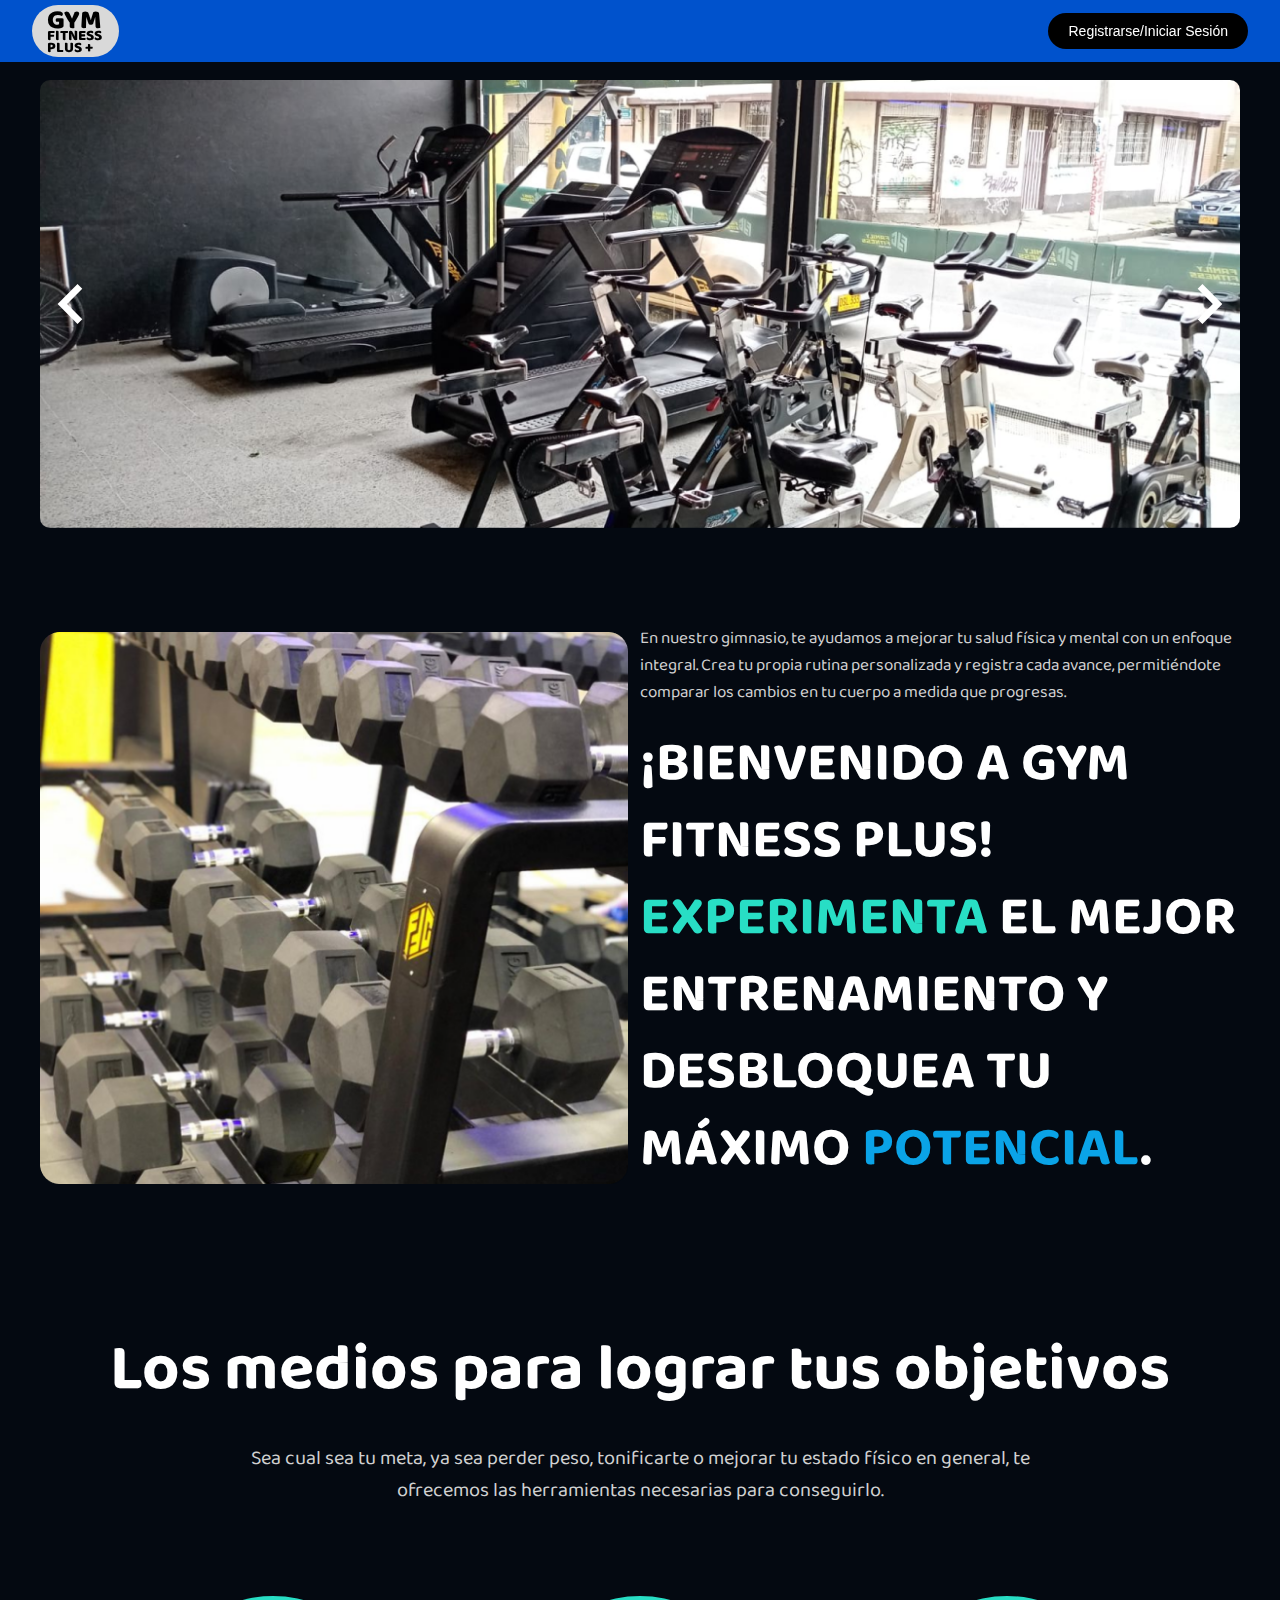
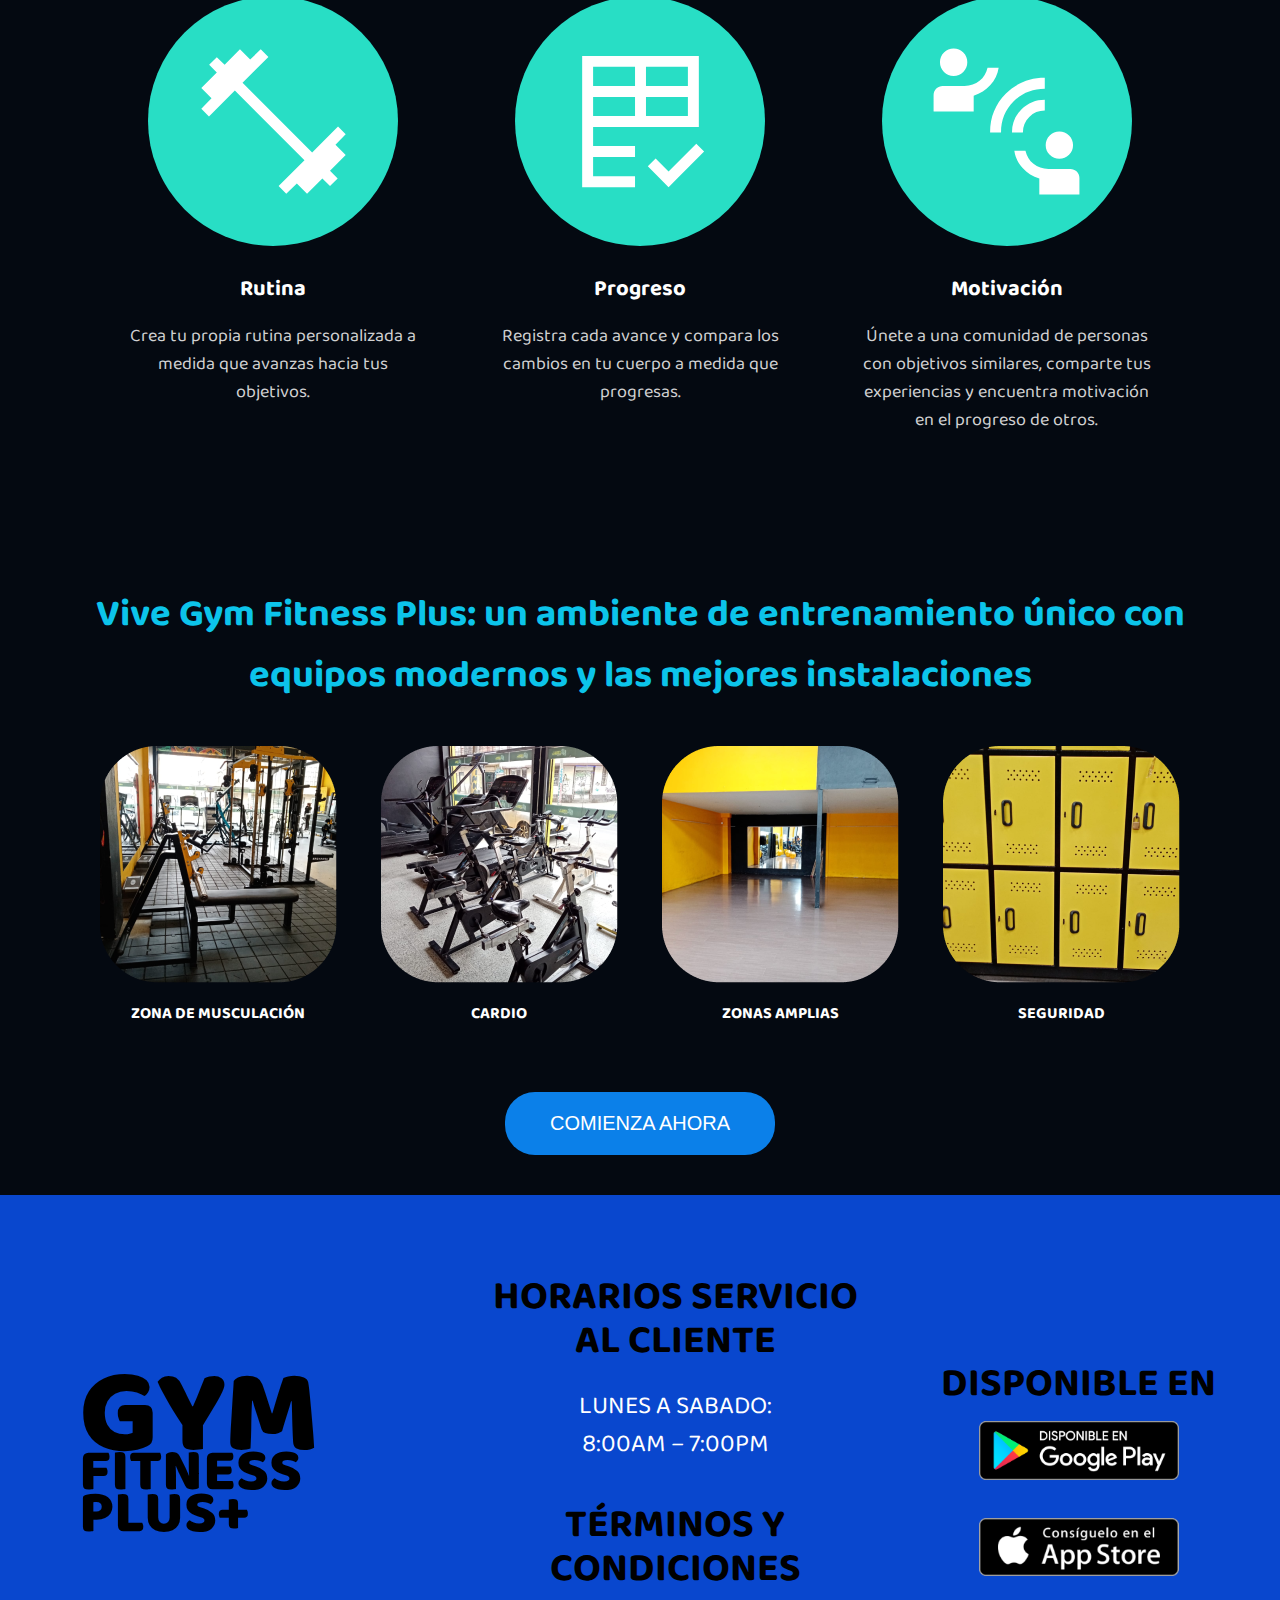
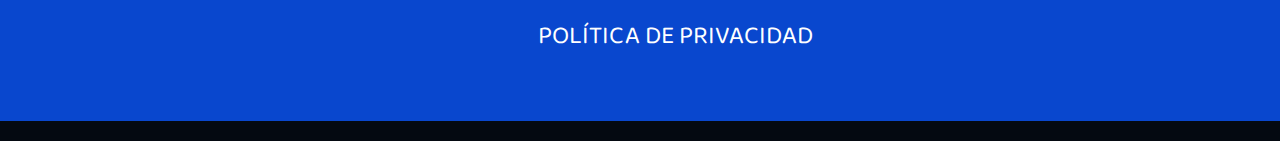
<file: index.html>
<!DOCTYPE html>
<html lang="es">
<head>
    <meta charset="UTF-8">
    <meta name="viewport" content="width=device-width, initial-scale=1.0">
    <title>Gym Fitness Plus</title>
    <link rel="stylesheet" href="StyleHome.css">

    <link rel="preconnect" href="https://fonts.googleapis.com">
    <link rel="preconnect" href="https://fonts.gstatic.com" crossorigin>
    <link href="https://fonts.googleapis.com/css2?family=Baloo+2:wght@400..800&display=swap" rel="stylesheet">
    
    <!-- Estilo css header-->
    <link rel="stylesheet" href="StyleHeader.css">
    <!-- Estilo css footer-->
    
</head>
<body>
    
    <header>
        <div class="contenido">
            <a href="index.html">
                <div class="logo">
                    <div class="logo-text">
                        <span class="logo-title">GYM</span>
                        <span class="logo-subtitle">FITNESS</span>
                        <span class="logo-subtitle">PLUS +</span>
                    </div>
                </div>
            </a>
            <div class="login-container">
                <a href="registro-iniciosesion.html">
                    <button class="login-button">Registrarse/Iniciar Sesión</button>
                </a>
            </div>
        </div>
    </header>

    <div class="container">

        <div class="image-slider">
            <img src="Icons/Icon-arrow left.svg" alt="Flecha izquierda" class="prev-arrow" onclick="prevImage()">
            
            <div class="slides-container">
                <img src="Images/Imagen banner 1.png" class="slide" alt="Gym Image 1">
                <img src="Images/Imagen banner 2.png" class="slide" alt="Gym Image 2">
                <img src="Images/Imagen banner 3.png" class="slide" alt="Gym Image 3">
            </div>
        
            <img src="Icons/Icon-arrow right.svg" alt="Flecha derecha" class="next-arrow" onclick="nextImage()">
        </div> 
        
    
        <div class="welcome-text">
            <img src="Images/Imagen pesas bienvenda.png" alt="imagen pesas bienvenida">
            <div class="welcome-message">
                <p class="small-text">
                    En nuestro gimnasio, te ayudamos a mejorar tu salud física y mental con un enfoque integral. Crea tu propia rutina personalizada y registra cada avance, permitiéndote comparar los cambios en tu cuerpo a medida que progresas.
                </p>
                <h1>¡BIENVENIDO A GYM FITNESS PLUS! 
                    <span class="highlight-experimenta">EXPERIMENTA</span> 
                    EL MEJOR ENTRENAMIENTO Y DESBLOQUEA TU MÁXIMO 
                    <span class="highlight-potencial">POTENCIAL</span>.
                </h1>
            </div>
        </div>

        <section class="features-section">
            <h2>Los medios para lograr tus objetivos</h2>
            <p>Sea cual sea tu meta, ya sea perder peso, tonificarte o mejorar tu estado físico en general, te ofrecemos las herramientas necesarias para conseguirlo.</p>
            <div class="features">
                <div class="feature">
                    <div class="icon-container">
                        <img src="Icons/Icon-rutina.svg" alt="Rutina">
                    </div>
                    <h3>Rutina</h3>
                    <p>Crea tu propia rutina personalizada a medida que avanzas hacia tus objetivos.</p>
                </div>
                <div class="feature">
                    <div class="icon-container">
                        <img src="Icons/Icon-progreso.svg" alt="Progreso">
                    </div>
                    <h3>Progreso</h3>
                    <p>Registra cada avance y compara los cambios en tu cuerpo a medida que progresas.</p>
                </div>
                <div class="feature">
                    <div class="icon-container">
                        <img src="Icons/Icon-motivacion.svg" alt="Motivación">
                    </div>
                    <h3>Motivación</h3>
                    <p>Únete a una comunidad de personas con objetivos similares, comparte tus experiencias y encuentra motivación en el progreso de otros.</p>
                </div>
            </div>
        </section>
        


        <section class="gallery-section">
            <h2>Vive Gym Fitness Plus: un ambiente de entrenamiento único con equipos modernos y las mejores instalaciones</h2>
            <div class="gallery">
                <div class="gallery-item">
                    <img src="Images/Imagen-zona de musculacion.png" alt="Zona de musculación">
                    <p>ZONA DE MUSCULACIÓN</p>
                </div>
                <div class="gallery-item">
                    <img src="Images/Imagen - cardio.png" alt="Cardio">
                    <p>CARDIO</p>
                </div>
                <div class="gallery-item">
                    <img src="Images/Imagen-zona amplia.png" alt="Zonas amplias">
                    <p>ZONAS AMPLIAS</p>
                </div>
                <div class="gallery-item">
                    <img src="Images/Imagen - seguridad.png" alt="Seguridad">
                    <p>SEGURIDAD</p>
                </div>
            </div>
        </section>

        <section class="cta-section">
            <a href="registro-iniciosesion.html">
                <button class="cta-button">COMIENZA   AHORA</button>
            </a>
            
        </section>
    
    </div>

  


    

<footer>
    <div class="footer-container">
        <div class="log-container">
            <div class="logo-text">
                <span class="log-title">GYM</span><br/>
                <span class="log-subtitle">FITNESS</span>
                <span class="log-subtitle">PLUS+</span>
            </div>
        </div>
    
        <div class="footer-info">
            <h3>HORARIOS SERVICIO AL CLIENTE</h3>
            <p>LUNES A SABADO:<br>8:00AM – 7:00PM</p>
            <h3>TÉRMINOS Y CONDICIONES</h3>
            <p><a href="#">POLÍTICA DE PRIVACIDAD</a></p>
        </div>
        <div class="footer-apps">
            <h3>DISPONIBLE EN</h3>
            <a href="#">
                <img src="Images/imagen-googleplay.png" alt="Google Play">
            </a>
            <a href="#">
                <img src="Images/Imagen-appstore.png" alt="App Store">
            </a>
        </div>
    </div>
</footer>
<script>
    let currentIndex = 0;

    function showSlides() {
        const slides = document.querySelectorAll('.slide');
        slides.forEach((slide, index) => {
            slide.classList.remove('active');
            if (index === currentIndex) {
                slide.classList.add('active');
            }
        });
    }

    function nextImage() {
        const slides = document.querySelectorAll('.slide');
        currentIndex = (currentIndex + 1) % slides.length; // Avanza a la siguiente imagen
        showSlides();
    }

    function prevImage() {
        const slides = document.querySelectorAll('.slide');
        currentIndex = (currentIndex - 1 + slides.length) % slides.length; // Retrocede a la imagen anterior
        showSlides();
    }

    // Cambia de imagen automáticamente cada 5 segundos
    setInterval(nextImage, 5000);
    
    document.addEventListener("DOMContentLoaded", function() {
        showSlides(); // Muestra la primera imagen al cargar
    });
</script>
    
</body>
</html>
</file>
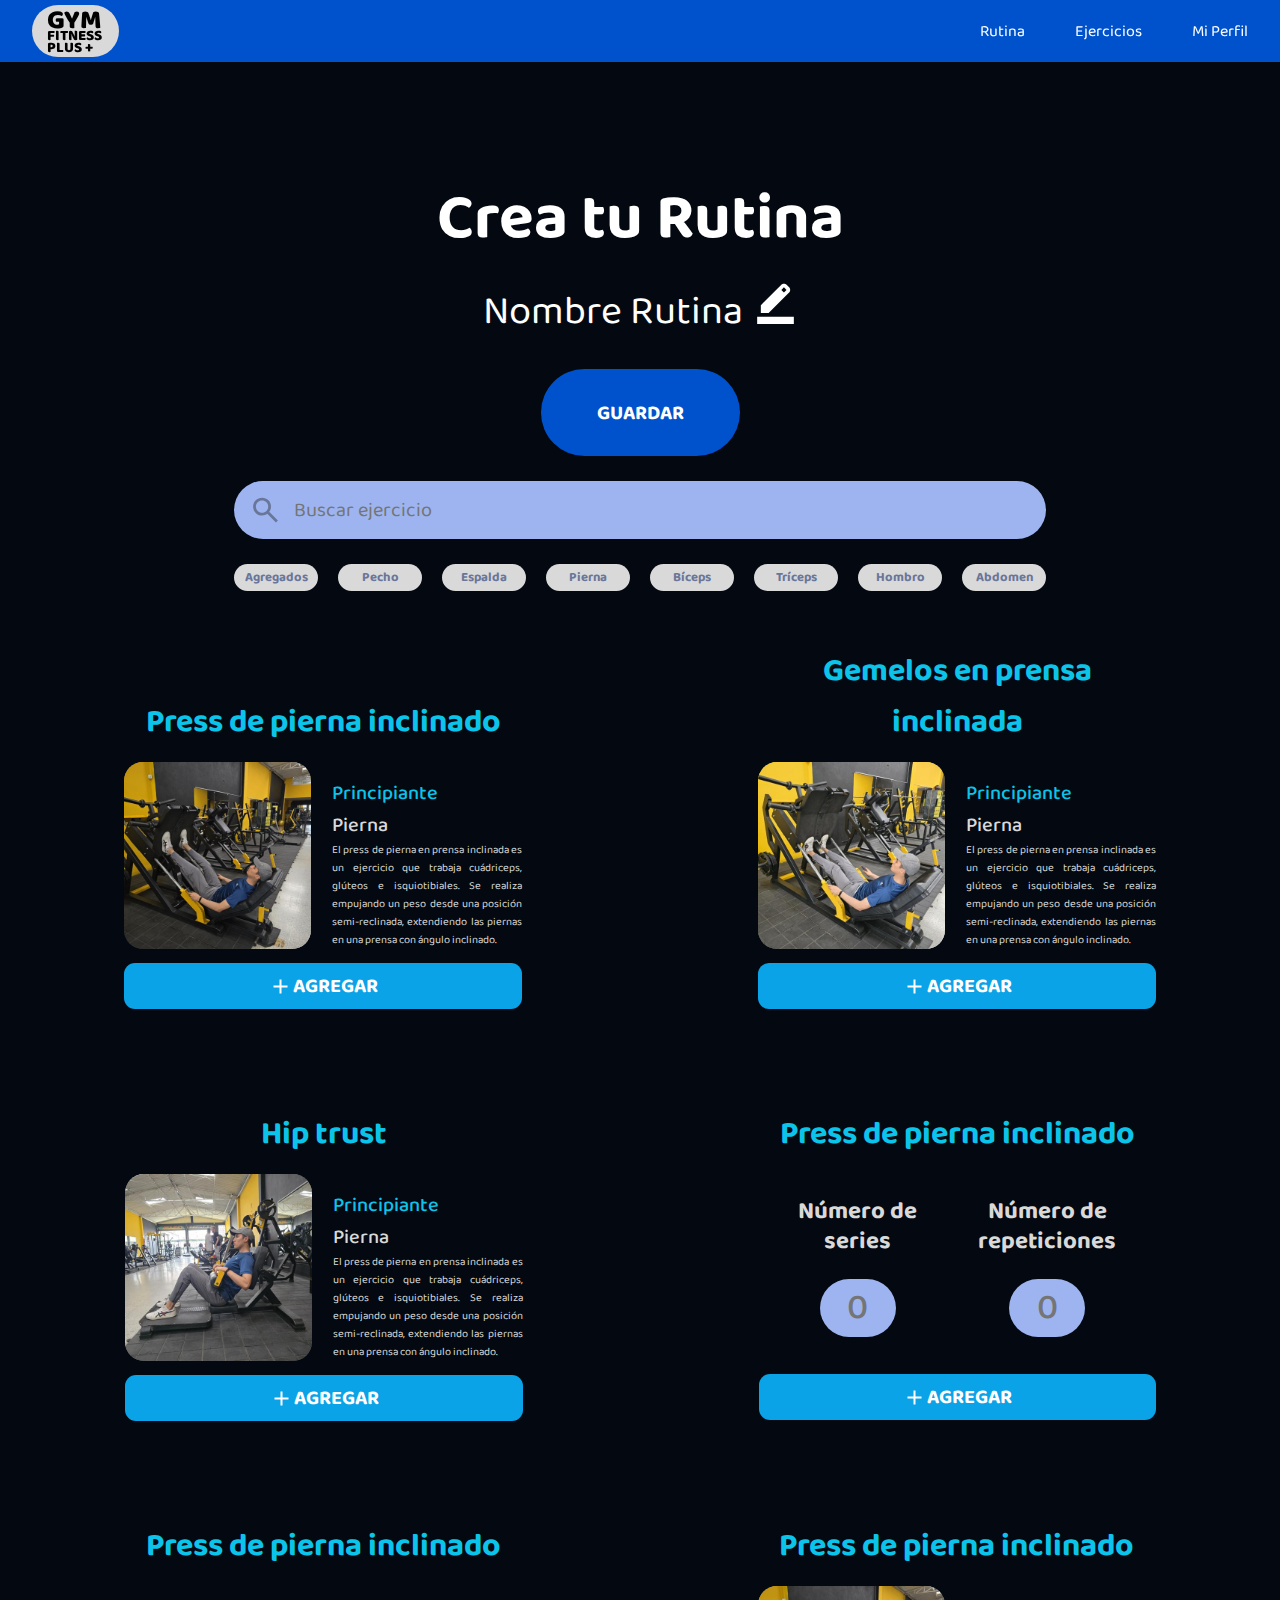
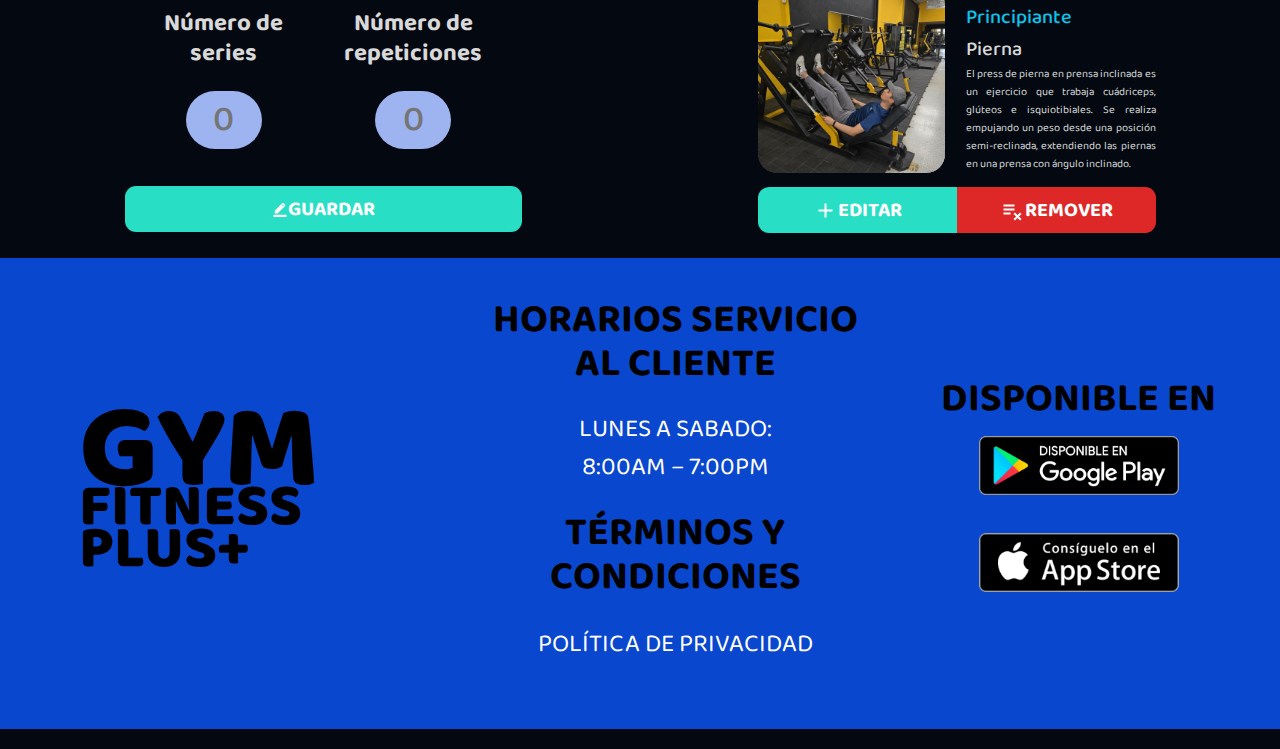
<file: Creacion-rutina.html>
<!DOCTYPE html>
<html lang="es">

<head>
    <meta charset="UTF-8">
    <meta name="viewport" content="width=device-width, initial-scale=1.0">
    <title>Crea tu Rutina</title>
    <!-- Agregar tipografía Baloo 2 -->
    <link rel="preconnect" href="https://fonts.googleapis.com">
    <link rel="preconnect" href="https://fonts.gstatic.com" crossorigin>
    <link href="https://fonts.googleapis.com/css2?family=Baloo+2:wght@400..800&display=swap" rel="stylesheet">
    
    <!-- Estilo css header-->
    <link rel="stylesheet" href="StyleHeader.css">
    <!-- Estilo css footer-->
    <link rel="stylesheet" href="Style-footer.css">
    <!-- Estilo css-->
    <link rel="stylesheet" href="Style-creacionRutina.css">\


    <script src="/javascripts/Ejercicios.js"></script>
    <script src="/javascripts/nombre-rutina.js"></script>

</head>

<body>

    <header>
        <div class="contenido">
            <a href="home.html">
                <div class="logo">
                    <div class="logo-text">
                        <span class="logo-title">GYM</span>
                        <span class="logo-subtitle">FITNESS</span>
                        <span class="logo-subtitle">PLUS +</span>
                    </div>
                </div>
            </a>
            
            <img class="ICON-menu" src="Icons/ICON-menu.svg" alt="ICON-menu">
            <nav class="menu">
                <ul>
                    <li><a href="gestor-rutinas.html">Rutina</a></li>
                    <li><a href="registro-ejercicios.html">Ejercicios</a></li>
                    <li><a href="perfil.html">Mi Perfil</a></li>
                </ul>
            </nav>
    
        </div>
    </header>

    <div class="container">
        <h1>Crea tu Rutina</h1>

        <div class="routine-name">
            <span id = "routineName">Nombre Rutina</span>
            <img id = "iconEdit" class="ICON" src="Icons/ICON-edit.svg" alt="ICON-edit">
        </div>
        <a href="gestor-rutinas.html">
            <button class="save-button">GUARDAR</button>
        </a>

        <div class="search-container">
            <div class="search-icon-container">
                <img class="ICON" src="Icons/ICON-search.svg" alt="ICON-search">
            </div>
            <input type="text" placeholder="Buscar ejercicio" class="search-input">
        </div>

        <div class="categories">
            <button class="category" data-group="agregados">Agregados</button>
            <button class="category" data-group="Pecho">Pecho</button>
            <button class="category" data-group="Espalda">Espalda</button>
            <button class="category" data-group="Pierna">Pierna</button>
            <button class="category" data-group="Bíceps">Bíceps</button>
            <button class="category" data-group="Tríceps">Tríceps</button>
            <button class="category" data-group="Hombro">Hombro</button>
            <button class="category" data-group="Abdomen">Abdomen</button>
        </div>

        <!-- Seccion de todos los ejercicios-->
        <section id="element"class="ejercicios">

            <div class="elemento">
                <div class="contenedor-titulo">
                    <h2 class="titulo">Press de pierna inclinado</h2>
                </div>
                <!-- Elemento 1-->
                <div class="contenedor">
                    <div class="image-holder">
                        <img class="imagen-superior" src="Images/Ejercicios/Press de pierna inclinado 1.jpg" alt="lat pulldown1">
                        <img class="imagen-inferior" src="Images/Ejercicios/Press de pierna inclinado 2.jpg" alt="Hlat pulldown2">
                    </div>

                    <div class="caracterisicas-ejercicio">

                        <h3>Principiante</h3>
                        <h4>Pierna</h4>
                        <div class="contenedor-parrafo">
                            <p class="parrafo">El press de pierna en prensa inclinada es un ejercicio que trabaja
                                cuádriceps, glúteos e isquiotibiales. Se realiza empujando un peso desde una posición
                                semi-reclinada, extendiendo las piernas en una prensa con ángulo inclinado.</p>
                        </div>
                    </div>
                </div>
                <button class="add-button"><img src="Icons/ICON-add.svg">AGREGAR</button>
            </div>
            <!-- Elemento 2-->
            <div class="elemento">
                <div class="contenedor-titulo">
                    <h2 class="titulo">Gemelos en prensa inclinada</h2>
                </div>

                <div class="contenedor">
                    <div class="image-holder">
                        <img class="imagen-superior" src="Images/Ejercicios/Gemelos en prensa inclinada 1.jpg" alt="lat pulldown1">
                        <img class="imagen-inferior" src="Images/Ejercicios/Gemelos en prensa inclinada 2.jpg" alt="Hlat pulldown2">
                    </div>

                    <div class="caracterisicas-ejercicio">

                        <h3>Principiante</h3>
                        <h4>Pierna</h4>
                        <div class="contenedor-parrafo">
                            <p class="parrafo">El press de pierna en prensa inclinada es un ejercicio que trabaja
                                cuádriceps, glúteos e isquiotibiales. Se realiza empujando un peso desde una posición
                                semi-reclinada, extendiendo las piernas en una prensa con ángulo inclinado.</p>
                        </div>
                    </div>
                </div>
                <button class="add-button"><img src="Icons/ICON-add.svg">AGREGAR</button>
            </div>

            <!-- Elemento 3-->
            <div class="elemento">
                <div class="contenedor-titulo">
                    <h2 class="titulo">Hip trust</h2>
                </div>

                <div class="contenedor">
                    <div class="image-holder">
                        <img class="imagen-superior" src="Images/Ejercicios/Hip trust 1.jpg" alt="lat pulldown1">
                        <img class="imagen-inferior" src="Images/Ejercicios/Hip trust 2.jpg" alt="Hlat pulldown2">
                    </div>

                    <div class="caracterisicas-ejercicio">

                        <h3>Principiante</h3>
                        <h4>Pierna</h4>
                        <div class="contenedor-parrafo">
                            <p class="parrafo">El press de pierna en prensa inclinada es un ejercicio que trabaja
                                cuádriceps, glúteos e isquiotibiales. Se realiza empujando un peso desde una posición
                                semi-reclinada, extendiendo las piernas en una prensa con ángulo inclinado.</p>
                        </div>
                    </div>
                </div>
                <button class="add-button"><img src="Icons/ICON-add.svg">AGREGAR</button>
            </div>

            <!-- Elemento agregar series-repes-->
            <div class="elemento-series-repes">
                <div class="contenedor-titulo">
                    <h2 class="titulo">Press de pierna inclinado</h2>
                </div>

                <div class="contenedor-series-repes">

                    <div class="series-repes">
                        <span class="titulo-series-repes">Número de <br>series</span>
                        <input type="number" class="input-numero" placeholder="0">
                    </div>

                    <div class="series-repes">
                        <span class="titulo-series-repes">Número de <br>repeticiones</span>
                        <input type="number" class="input-numero" placeholder="0">
                    </div>
                </div>
                <button class="add-button"><img src="Icons/ICON-add.svg">AGREGAR</button>
            </div>


            <!-- Elemento editar series-repes-->
            <div class="elemento-series-repes">
                <div class="contenedor-titulo">
                    <h2 class="titulo">Press de pierna inclinado</h2>
                </div>

                <div class="contenedor-series-repes">

                    <div class="series-repes">
                        <span class="titulo-series-repes">Número de <br>series</span>
                        <input type="number" id="series" class="input-numero" placeholder="0">
                    </div>

                    <div class="series-repes">
                        <span class="titulo-series-repes">Número de <br>repeticiones</span>
                        <input type="number" id="repeticiones" class="input-numero" placeholder="0">
                    </div>
                </div>
                <button class="edit-button"><img class="icon-button" src="Icons/ICON-edit.svg">GUARDAR</button>
            </div>

            <!-- Elemento agregado-->
            <div class="elemento">
                <div class="contenedor-titulo">
                    <h2 class="titulo">Press de pierna inclinado</h2>
                </div>

                <div class="contenedor">
                    <div class="image-holder">
                        <img class="imagen-superior" src="Images/Ejercicios/Press de pierna inclinado 1.jpg" alt="lat pulldown1">
                        <img class="imagen-inferior" src="Images/Ejercicios/Press de pierna inclinado 2.jpg" alt="Hlat pulldown2">
                    </div>

                    <div class="caracterisicas-ejercicio">

                        <h3>Principiante</h3>
                        <h4>Pierna</h4>
                        <div class="contenedor-parrafo">
                            <p class="parrafo">El press de pierna en prensa inclinada es un ejercicio que trabaja
                                cuádriceps, glúteos e isquiotibiales. Se realiza empujando un peso desde una posición
                                semi-reclinada, extendiendo las piernas en una prensa con ángulo inclinado.</p>
                        </div>
                    </div>
                </div>
                <div class="boton-mixto">
                    <button class="add-button-half"><img src="Icons/ICON-add.svg">EDITAR</button>
                    <button class="remove-button"><img src="Icons/ICON-remover.svg">REMOVER</button>
                </div>

            </div>

        </section>

    </div>
    <!-- Footer -->
    <footer>
        <div class="footer-container">
            <div class="log-container">
                <div class="logo-text">
                    <span class="log-title">GYM</span><br/>
                    <span class="log-subtitle">FITNESS</span>
                    <span class="log-subtitle">PLUS+</span>
                </div>
            </div>
        
            <div class="footer-info">
                <h3>HORARIOS SERVICIO AL CLIENTE</h3>
                <p>LUNES A SABADO:<br>8:00AM – 7:00PM</p>
                <h3>TÉRMINOS Y CONDICIONES</h3>
                <p><a href="politica.html">POLÍTICA DE PRIVACIDAD</a></p>
            </div>
            <div class="footer-apps">
                <h3>DISPONIBLE EN</h3>
                <a href="https://play.google.com/store/apps?hl=es" target="_blank">
                    <img src="Images/imagen-googleplay.png" alt="Google Play">
                </a>
                <a href="https://www.apple.com/co/app-store/" target="_blank">
                    <img src="Images/Imagen-appstore.png" alt="App Store">
                </a>
            </div>
        </div>
    </footer>
</body>

</html>
</file>
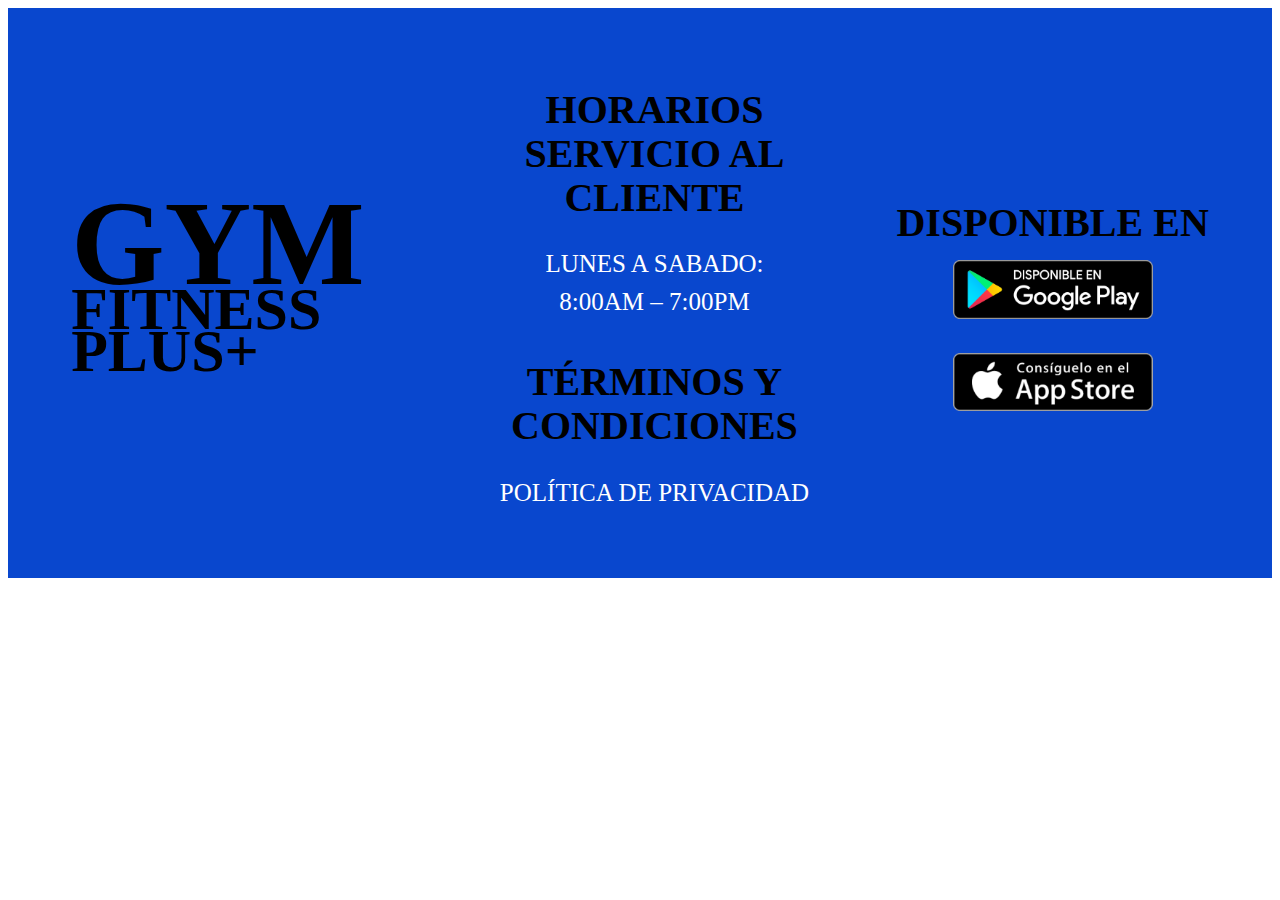
<file: footer.html>
<!DOCTYPE html>
<html lang="es">
<head>
    <meta charset="UTF-8">
    <meta name="viewport" content="width=device-width, initial-scale=1.0">
    <title>GYM FITNESS PLUS</title>
    <link rel="stylesheet" href="Style-footer.css"> <!-- Vincula el archivo CSS externo -->

    <link rel="preconnect" href="https://fonts.googleapis.com">
    <link rel="preconnect" href="https://fonts.gstatic.com" crossorigin>
    <link href="https://fonts.googleapis.com/css2?family=Baloo+2:wght@400..800&display=swap" rel="stylesheet">
</head>
<body>
  
    <!-- Footer -->
    <footer>
        <div class="footer-container">
            <div class="log-container">
                <div class="logo-text">
                    <span class="log-title">GYM</span><br/>
                    <span class="log-subtitle">FITNESS</span>
                    <span class="log-subtitle">PLUS+</span>
                </div>
            </div>
        
            <div class="footer-info">
                <h3>HORARIOS SERVICIO AL CLIENTE</h3>
                <p>LUNES A SABADO:<br>8:00AM – 7:00PM</p>
                <h3>TÉRMINOS Y CONDICIONES</h3>
                <p><a href="politica.html">POLÍTICA DE PRIVACIDAD</a></p>
            </div>
            <div class="footer-apps">
                <h3>DISPONIBLE EN</h3>
                <a href="https://play.google.com/store/apps?hl=es" target="_blank">
                    <img src="Images/imagen-googleplay.png" alt="Google Play">
                </a>
                <a href="https://www.apple.com/co/app-store/" target="_blank">
                    <img src="Images/Imagen-appstore.png" alt="App Store">
                </a>
            </div>
        </div>
    </footer>
</body>
</html>
</file>
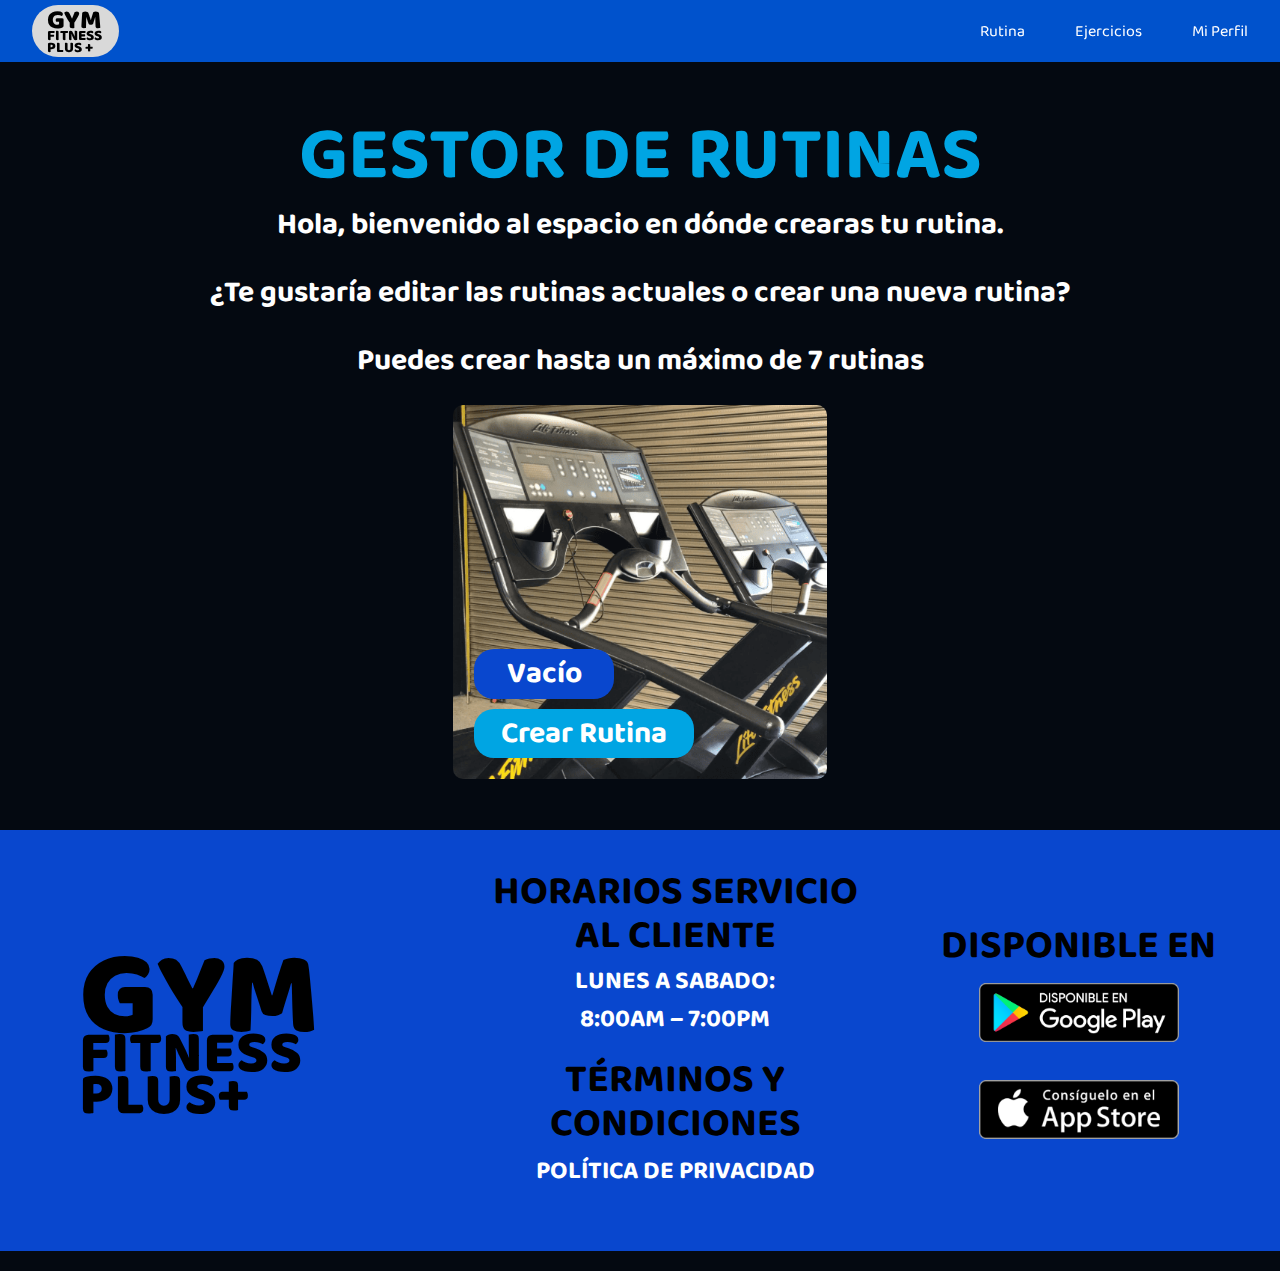
<file: gestor-rutinas.html>
<!DOCTYPE html>
<html lang="es">

<head>
    <meta charset="UTF-8">
    <meta name="viewport" content="width=device-width, initial-scale=1.0">
    <title>Gestor de Ejercicios</title>

    <link rel="preconnect" href="https://fonts.googleapis.com">
    <link rel="preconnect" href="https://fonts.gstatic.com" crossorigin>
    <link href="https://fonts.googleapis.com/css2?family=Baloo+2:wght@400..800&display=swap" rel="stylesheet">

    
    <!-- Estilo css footer-->
    <link rel="stylesheet" href="Style-footer.css">
    <!-- Estilo css-->
    <link rel="stylesheet" href="Style-gestor-rutinas.css">
    <!-- Estilo css header-->
    <link rel="stylesheet" href="StyleHeader.css">   
    <script src="javascripts/rutinas.js"></script>                                          
</head>

<body>
    <header>
        <div class="contenido">
            <a href="home.html">
                <div class="logo">
                    <div class="logo-text">
                        <span class="logo-title">GYM</span>
                        <span class="logo-subtitle">FITNESS</span>
                        <span class="logo-subtitle">PLUS +</span>
                    </div>
                </div>
            </a>
            
            <img class="ICON-menu" src="Icons/ICON-menu.svg" alt="ICON-menu">
            <nav class="menu">
                <ul>
                    <li><a href="gestor-rutinas.html">Rutina</a></li>
                    <li><a href="registro-ejercicios.html">Ejercicios</a></li>
                    <li><a href="perfil.html">Mi Perfil</a></li>
                </ul>
            </nav>
    
        </div>
    </header>

    <div class="container">
        <h1>GESTOR DE RUTINAS</h1>
        <p>Hola, bienvenido al espacio en dónde crearas tu rutina.</p>
        <p>¿Te gustaría editar las rutinas actuales o crear una nueva rutina?</p>
        <p>Puedes crear hasta un máximo de 7 rutinas</p>


        <section class="routines-grid" id="routinesGrid">
            <div class="routine-first" id="createRoutine">
                <img src="Images/Imagen-rutina-vacia.png" alt="Vacio">
                <div class="routine-info">
                    <h3>Vacío</h3>
                    <button onclick="crearRutina()">Crear Rutina</button>
                </div>
            </div>
            <!--
            <div class="routine-item">
                <div class="routine-img">
                    <img src="Images/Ejercicios/Press de pierna inclinado 1.jpg" alt="Push 1" class="image-front">
                    <img src="Images/Ejercicios/Press de pierna inclinado 2.jpg" alt="Push 1" class="image-back">
                </div>
                <div class="routine-img">
                    <img src="Images/Ejercicios/Gemelos en prensa horizontal 1.jpg" alt="Push 1" class="image-front">
                    <img src="Images/Ejercicios/Gemelos en prensa horizontal 2.jpg" alt="Push 1" class="image-back">
                </div>
                <div class="routine-img">
                    <img src="Images/Ejercicios/Peso muerto rumano 1.jpg" alt="Push 1" class="image-front">
                    <img src="Images/Ejercicios/Peso muerto rumano 2.jpg" alt="Push 1" class="image-back">
                </div>
                <div class="routine-img">
                    <img src="Images/Ejercicios/Sentadilla hack squat 1.jpg" alt="Push 1" class="image-front">
                    <img src="Images/Ejercicios/Sentadilla hack squat 2.jpg" alt="Push 1" class="image-back">
                </div>

                <div class="routine-info">
                    <h3>pechito</h3>
                    <div class="edit-info">
                        <button class =editButton>Editar Rutina</button>
                        <button class="removeButton"><img src="Icons/ICON-delete.svg"></button>
                    </div>
                             
                </div>
            </div>
            -->
        </section>
    </div>
    <!-- Footer -->
    <footer>
        <div class="footer-container">
            <div class="log-container">
                <div class="logo-text">
                    <span class="log-title">GYM</span><br/>
                    <span class="log-subtitle">FITNESS</span>
                    <span class="log-subtitle">PLUS+</span>
                </div>
            </div>
        
            <div class="footer-info">
                <h3>HORARIOS SERVICIO AL CLIENTE</h3>
                <p>LUNES A SABADO:<br>8:00AM – 7:00PM</p>
                <h3>TÉRMINOS Y CONDICIONES</h3>
                <p><a href="politica.html">POLÍTICA DE PRIVACIDAD</a></p>
            </div>
            <div class="footer-apps">
                <h3>DISPONIBLE EN</h3>
                <a href="https://play.google.com/store/apps?hl=es" target="_blank">
                    <img src="Images/imagen-googleplay.png" alt="Google Play">
                </a>
                <a href="https://www.apple.com/co/app-store/" target="_blank">
                    <img src="Images/Imagen-appstore.png" alt="App Store">
                </a>
            </div>
        </div>
    </footer>
</body>

</html>
</file>
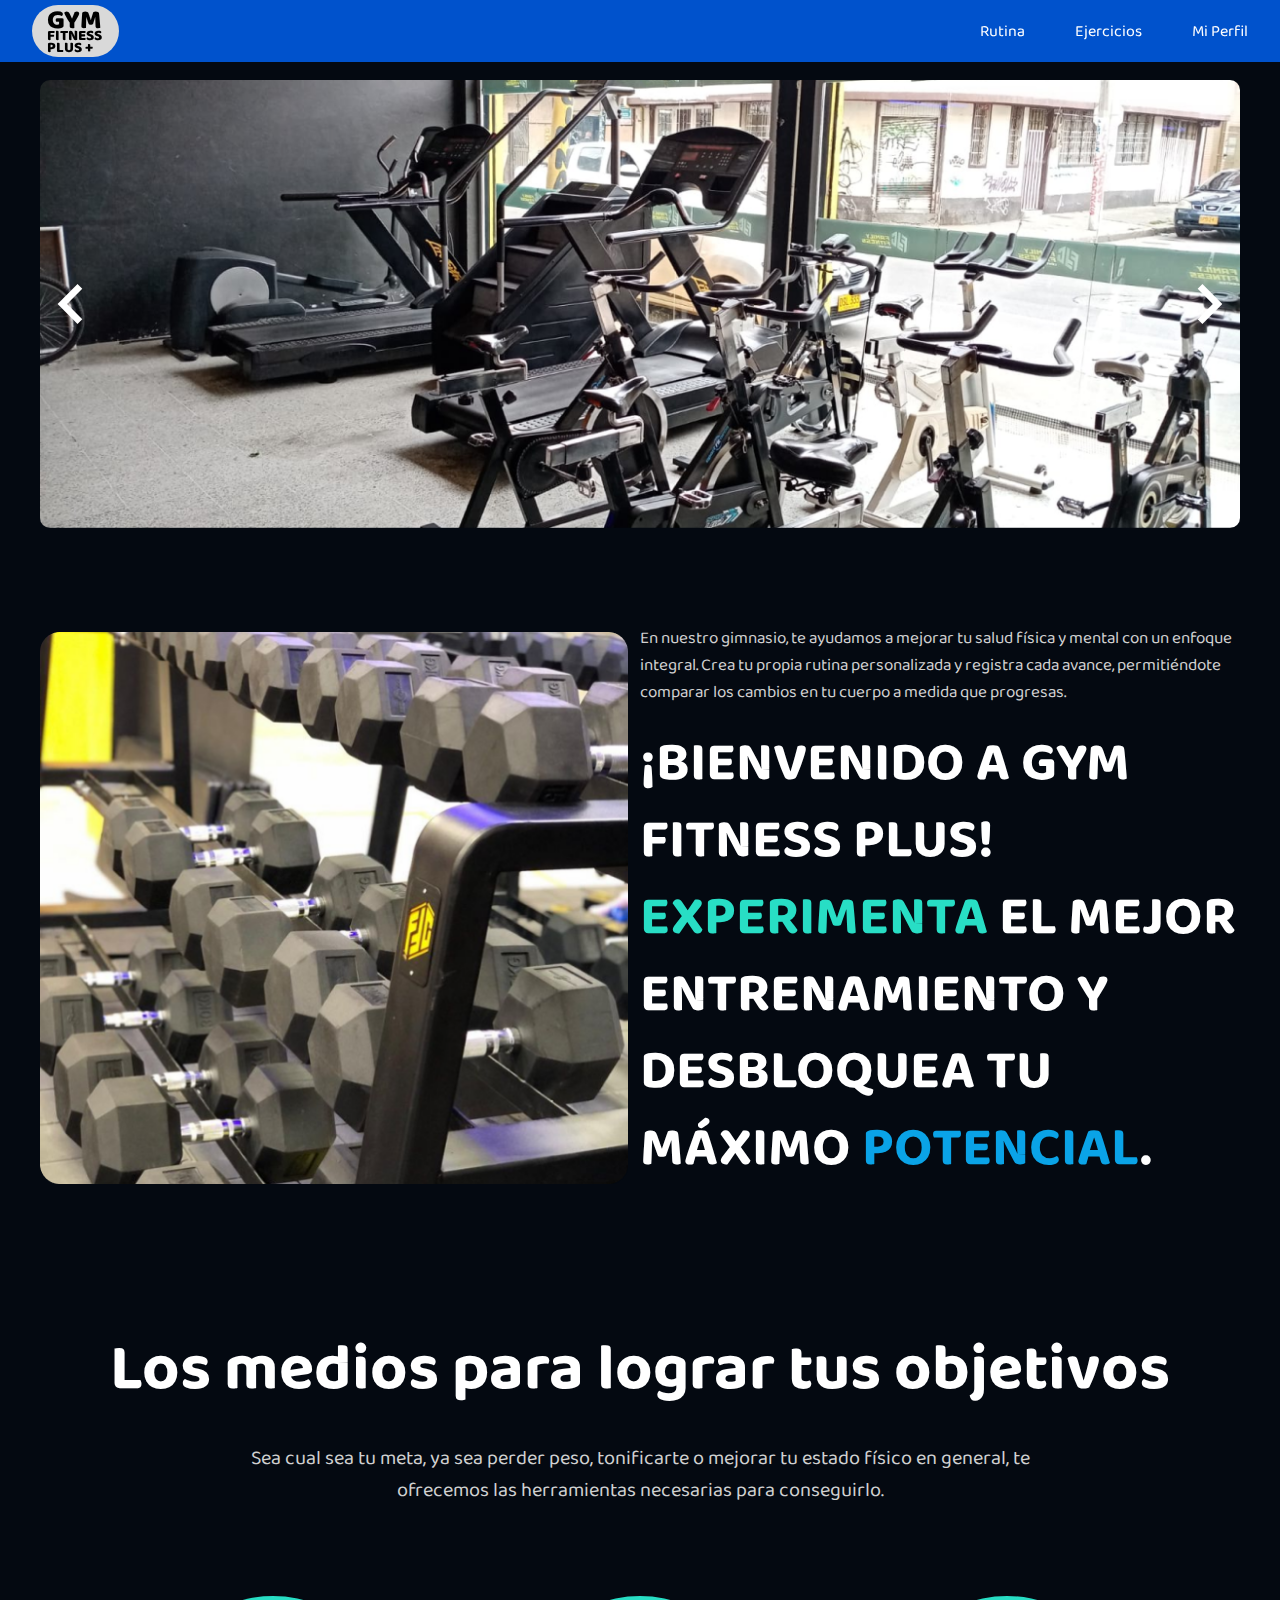
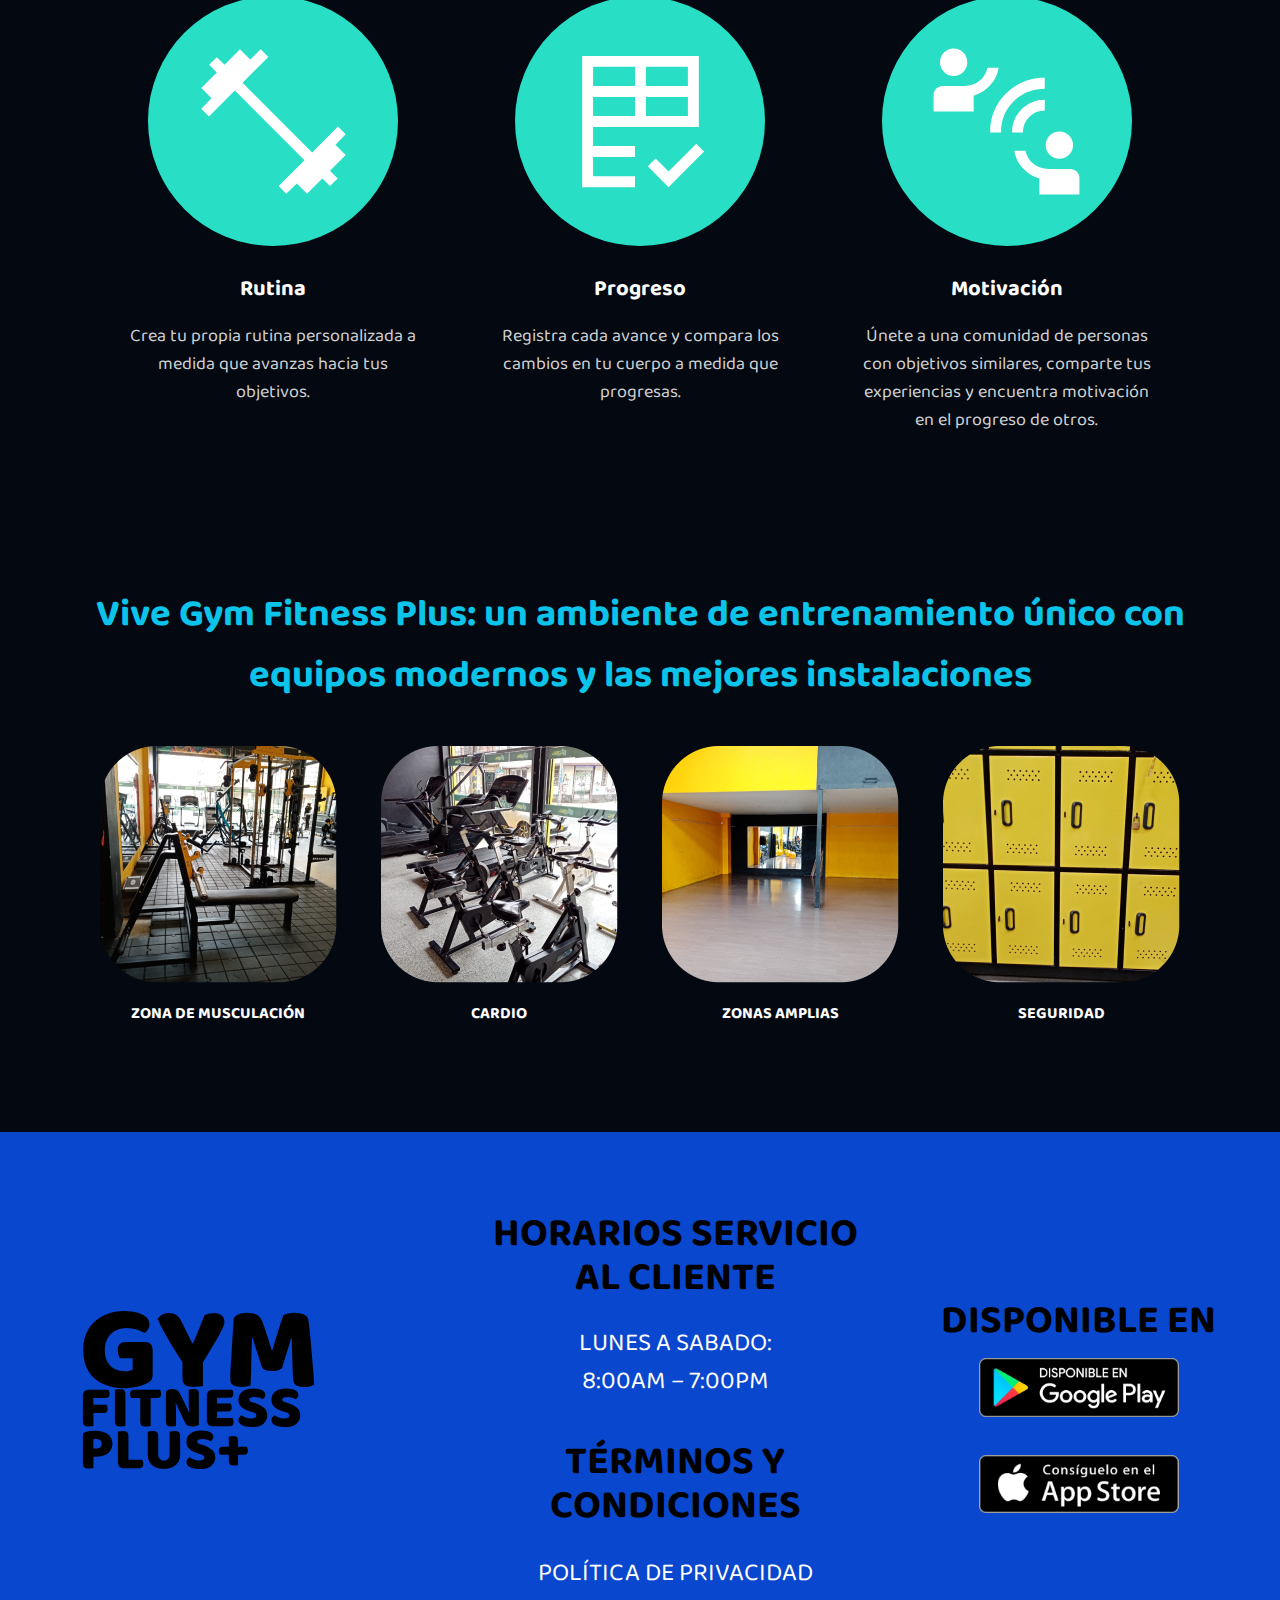
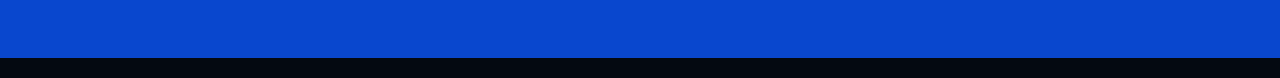
<file: home.html>
<!DOCTYPE html>
<html lang="es">
<head>
    <meta charset="UTF-8">
    <meta name="viewport" content="width=device-width, initial-scale=1.0">
    <title>Gym Fitness Plus</title>
    <link rel="stylesheet" href="StyleHome.css">

    <link rel="preconnect" href="https://fonts.googleapis.com">
    <link rel="preconnect" href="https://fonts.gstatic.com" crossorigin>
    <link href="https://fonts.googleapis.com/css2?family=Baloo+2:wght@400..800&display=swap" rel="stylesheet">
    
    <!-- Estilo css header-->
    <link rel="stylesheet" href="StyleHeader.css">
    <!-- Estilo css footer-->

    
</head>
<body>
    
    <header>
        <div class="contenido">
            <a href="home.html">
                <div class="logo">
                    <div class="logo-text">
                        <span class="logo-title">GYM</span>
                        <span class="logo-subtitle">FITNESS</span>
                        <span class="logo-subtitle">PLUS +</span>
                    </div>
                </div>
            </a>
            
            <img class="ICON-menu" src="Icons/ICON-menu.svg" alt="ICON-menu">
            <nav class="menu">
                <ul>
                    <li><a href="gestor-rutinas.html">Rutina</a></li>
                    <li><a href="registro-ejercicios.html">Ejercicios</a></li>
                    <li><a href="perfil.html">Mi Perfil</a></li>
                </ul>
            </nav>
    
        </div>
        
    </header>

    <div class="container">

        <div class="image-slider">
            <img src="Icons/Icon-arrow left.svg" alt="Flecha izquierda" class="prev-arrow" onclick="prevImage()">
            
            <div class="slides-container">
                <img src="Images/Imagen banner 1.png" class="slide" alt="Gym Image 1">
                <img src="Images/Imagen banner 2.png" class="slide" alt="Gym Image 2">
                <img src="Images/Imagen banner 3.png" class="slide" alt="Gym Image 3">
            </div>
        
            <img src="Icons/Icon-arrow right.svg" alt="Flecha derecha" class="next-arrow" onclick="nextImage()">
        </div> 
        
    
        <div class="welcome-text">
            <img src="Images/Imagen pesas bienvenda.png" alt="imagen pesas bienvenida">
            <div class="welcome-message">
                <p class="small-text">
                    En nuestro gimnasio, te ayudamos a mejorar tu salud física y mental con un enfoque integral. Crea tu propia rutina personalizada y registra cada avance, permitiéndote comparar los cambios en tu cuerpo a medida que progresas.
                </p>
                <h1>¡BIENVENIDO A GYM FITNESS PLUS! 
                    <span class="highlight-experimenta">EXPERIMENTA</span> 
                    EL MEJOR ENTRENAMIENTO Y DESBLOQUEA TU MÁXIMO 
                    <span class="highlight-potencial">POTENCIAL</span>.
                </h1>
            </div>
        </div>

        <section class="features-section">
            <h2>Los medios para lograr tus objetivos</h2>
            <p>Sea cual sea tu meta, ya sea perder peso, tonificarte o mejorar tu estado físico en general, te ofrecemos las herramientas necesarias para conseguirlo.</p>
            <div class="features">
                <div class="feature">
                    <div class="icon-container">
                        <img src="Icons/Icon-rutina.svg" alt="Rutina">
                    </div>
                    <h3>Rutina</h3>
                    <p>Crea tu propia rutina personalizada a medida que avanzas hacia tus objetivos.</p>
                </div>
                <div class="feature">
                    <div class="icon-container">
                        <img src="Icons/Icon-progreso.svg" alt="Progreso">
                    </div>
                    <h3>Progreso</h3>
                    <p>Registra cada avance y compara los cambios en tu cuerpo a medida que progresas.</p>
                </div>
                <div class="feature">
                    <div class="icon-container">
                        <img src="Icons/Icon-motivacion.svg" alt="Motivación">
                    </div>
                    <h3>Motivación</h3>
                    <p>Únete a una comunidad de personas con objetivos similares, comparte tus experiencias y encuentra motivación en el progreso de otros.</p>
                </div>
            </div>
        </section>
        


        <section class="gallery-section">
            <h2>Vive Gym Fitness Plus: un ambiente de entrenamiento único con equipos modernos y las mejores instalaciones</h2>
            <div class="gallery">
                <div class="gallery-item">
                    <img src="Images/Imagen-zona de musculacion.png" alt="Zona de musculación">
                    <p>ZONA DE MUSCULACIÓN</p>
                </div>
                <div class="gallery-item">
                    <img src="Images/Imagen - cardio.png" alt="Cardio">
                    <p>CARDIO</p>
                </div>
                <div class="gallery-item">
                    <img src="Images/Imagen-zona amplia.png" alt="Zonas amplias">
                    <p>ZONAS AMPLIAS</p>
                </div>
                <div class="gallery-item">
                    <img src="Images/Imagen - seguridad.png" alt="Seguridad">
                    <p>SEGURIDAD</p>
                </div>
            </div>
        </section>

    </div>

    



    <script>
        let currentIndex = 0;

        function showSlides() {
            const slides = document.querySelectorAll('.slide');
            slides.forEach((slide, index) => {
                slide.classList.remove('active');
                if (index === currentIndex) {
                    slide.classList.add('active');
                }
            });
        }

        function nextImage() {
            const slides = document.querySelectorAll('.slide');
            currentIndex = (currentIndex + 1) % slides.length; // Avanza a la siguiente imagen
            showSlides();
        }

        function prevImage() {
            const slides = document.querySelectorAll('.slide');
            currentIndex = (currentIndex - 1 + slides.length) % slides.length; // Retrocede a la imagen anterior
            showSlides();
        }

        // Cambia de imagen automáticamente cada 5 segundos
        setInterval(nextImage, 5000);
        
        document.addEventListener("DOMContentLoaded", function() {
            showSlides(); // Muestra la primera imagen al cargar
        });
    </script>

<footer>
    <div class="footer-container">
        <div class="log-container">
            <div class="logo-text">
                <span class="log-title">GYM</span><br/>
                <span class="log-subtitle">FITNESS</span>
                <span class="log-subtitle">PLUS+</span>
            </div>
        </div>
    
        <div class="footer-info">
            <h3>HORARIOS SERVICIO AL CLIENTE</h3>
            <p>LUNES A SABADO:<br>8:00AM – 7:00PM</p>
            <h3>TÉRMINOS Y CONDICIONES</h3>
            <p><a href="politica.html">POLÍTICA DE PRIVACIDAD</a></p>
        </div>
        <div class="footer-apps">
            <h3>DISPONIBLE EN</h3>
            <a href="https://play.google.com/store/apps?hl=es" target="_blank">
                <img src="Images/imagen-googleplay.png" alt="Google Play">
            </a>
            <a href="https://www.apple.com/co/app-store/" target="_blank">
                <img src="Images/Imagen-appstore.png" alt="App Store">
            </a>
        </div>
    </div>
</footer>

    
</body>
</html>
</file>
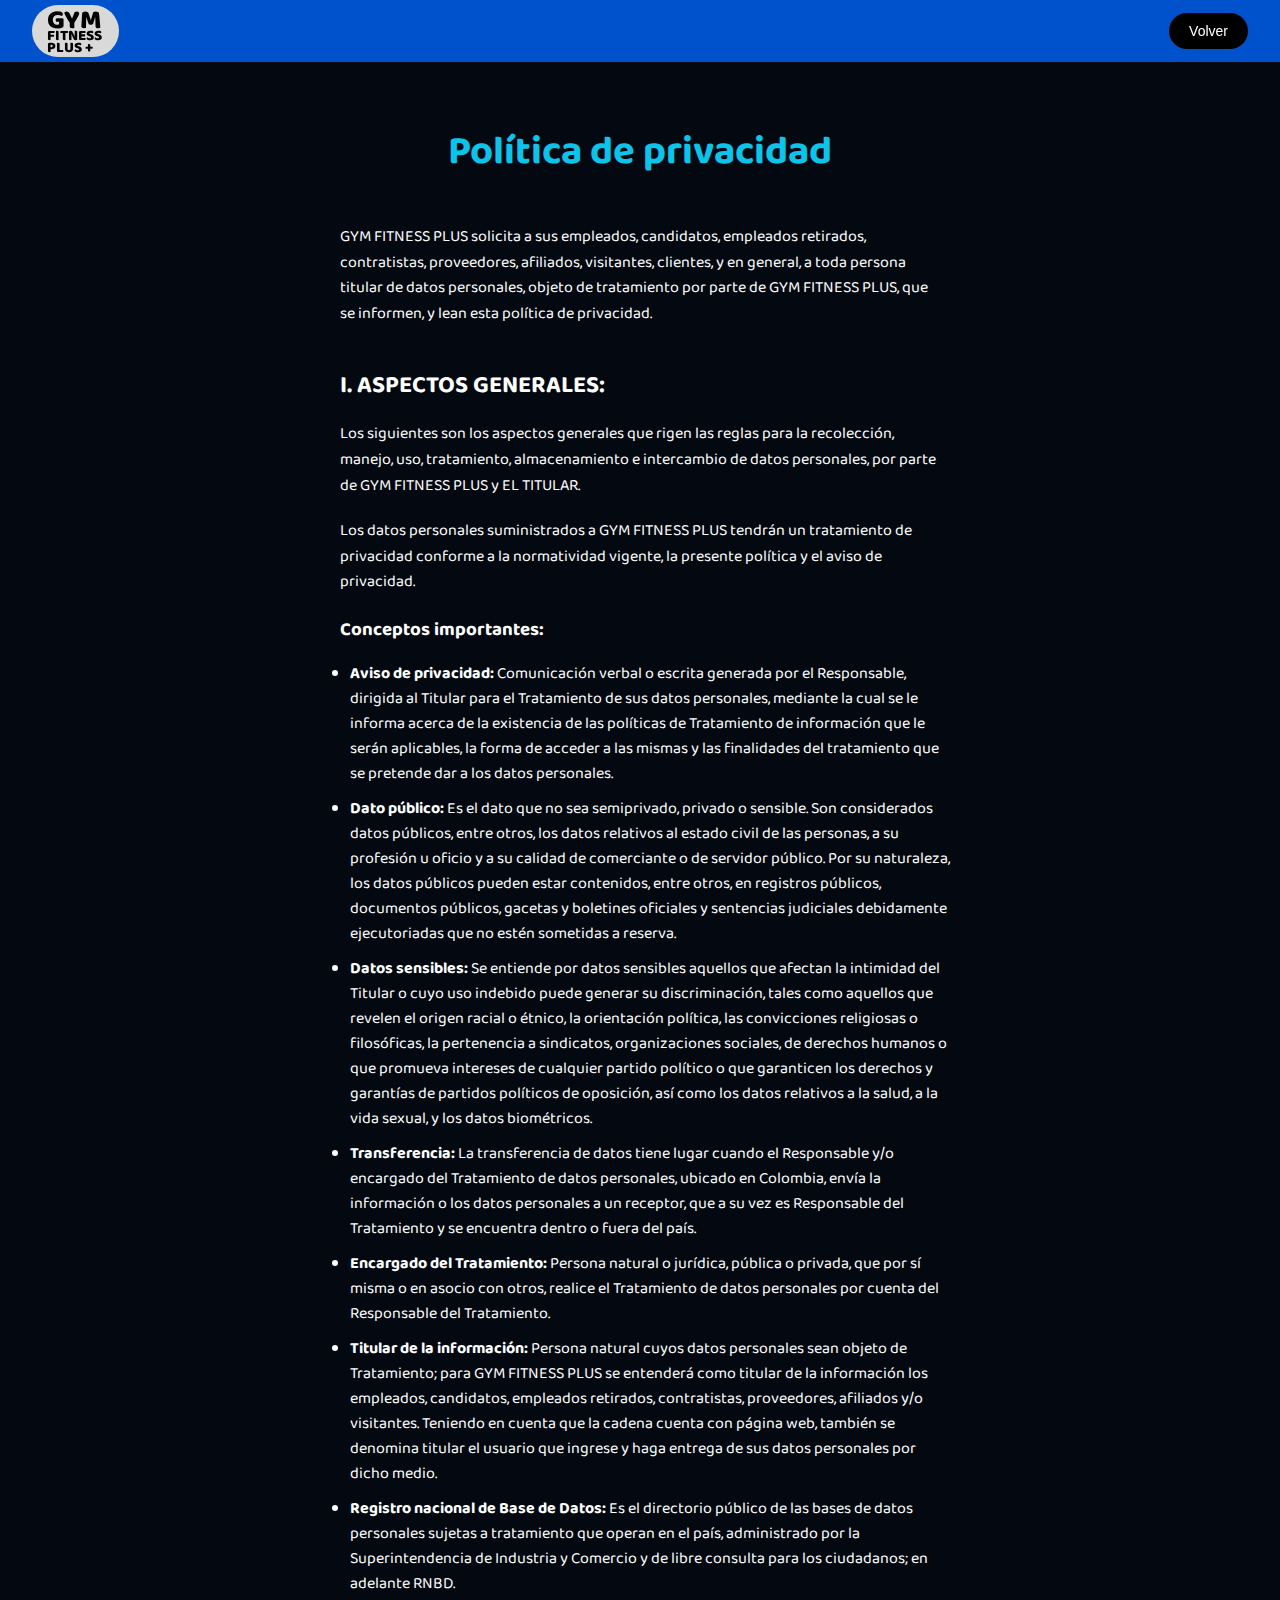
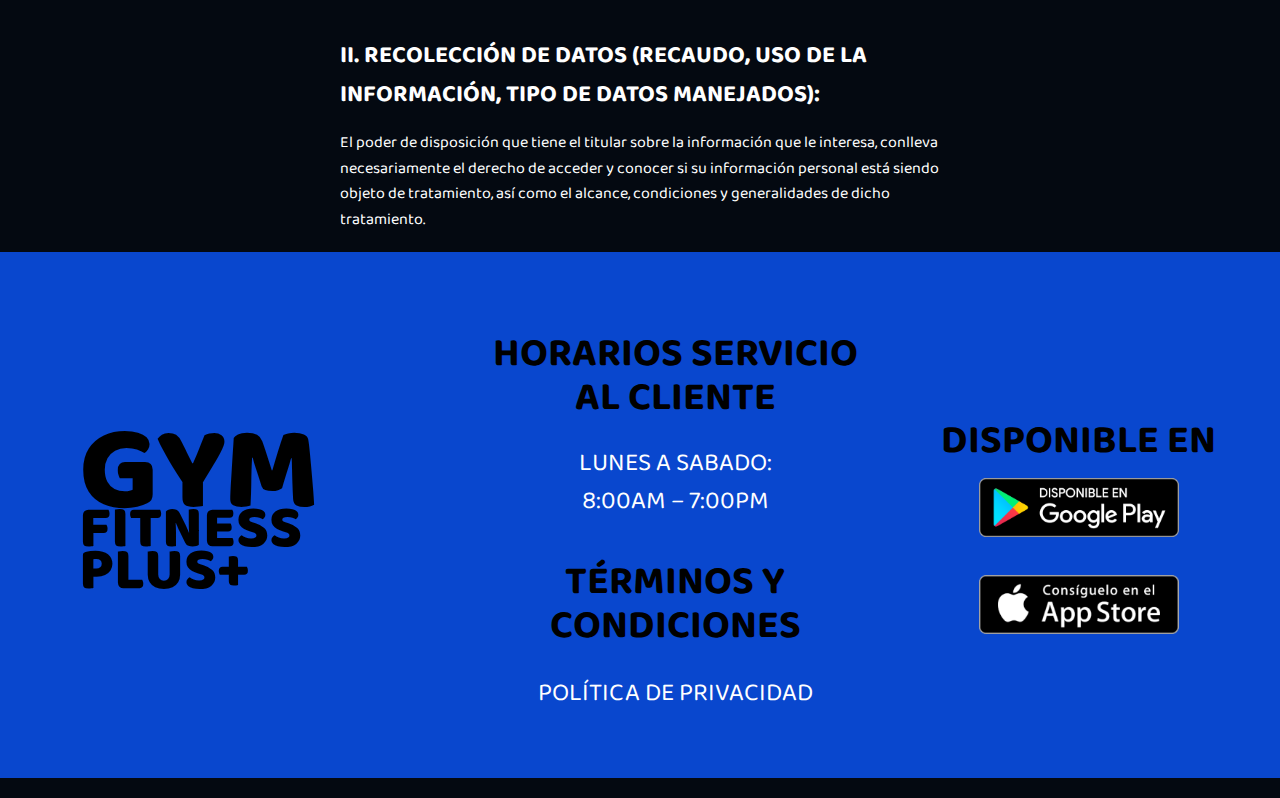
<file: politica.html>
<!DOCTYPE html>
<html lang="es">

<head>

    <meta charset="UTF-8">
    <meta name="viewport" content="width=device-width, initial-scale=1.0">
    <title>Política de privacidad</title>
    
    <link rel="preconnect" href="https://fonts.googleapis.com">
    <link rel="preconnect" href="https://fonts.gstatic.com" crossorigin>
    <link href="https://fonts.googleapis.com/css2?family=Baloo+2:wght@400..800&display=swap" rel="stylesheet">

    
    <!-- Estilo css footer-->
    <link rel="stylesheet" href="Style-footer.css">
    <!-- Estilo css-->
    <link rel="stylesheet" href="Style-politica.css">
    <!-- Estilo css header-->
    <link rel="stylesheet" href="StyleHeader.css">

</head>

<body>

    <header>
        <div class="contenido">
            <a href="index.html">
                <div class="logo">
                    <div class="logo-text">
                        <span class="logo-title">GYM</span>
                        <span class="logo-subtitle">FITNESS</span>
                        <span class="logo-subtitle">PLUS +</span>
                    </div>
                </div>
            </a>
            <div class="login-container">
                <a href="javascript:window.history.back();">
                    <button class="login-button">Volver</button>
                </a>
            </div>
        </div>
    </header>

    <main class="contenedor">
        <h1>Política de privacidad</h1>
        <p>GYM FITNESS PLUS solicita a sus empleados, candidatos, empleados retirados, contratistas, proveedores, afiliados, visitantes, clientes, y en general, a toda persona titular de datos personales, objeto de tratamiento por parte de GYM FITNESS PLUS, que se informen, y lean esta política de privacidad.</p>
        
        <h2>I. ASPECTOS GENERALES:</h2>
        <p>Los siguientes son los aspectos generales que rigen las reglas para la recolección, manejo, uso, tratamiento, almacenamiento e intercambio de datos personales, por parte de GYM FITNESS PLUS y EL TITULAR.</p>

        <p>Los datos personales suministrados a GYM FITNESS PLUS tendrán un tratamiento de privacidad conforme a la normatividad vigente, la presente política y el aviso de privacidad.</p>
        
        <h3>Conceptos importantes:</h3>
        <ul>
            <li><strong>Aviso de privacidad:</strong> Comunicación verbal o escrita generada por el Responsable, dirigida al Titular para el Tratamiento de sus datos personales, mediante la cual se le informa acerca de la existencia de las políticas de Tratamiento de información que le serán aplicables, la forma de acceder a las mismas y las finalidades del tratamiento que se pretende dar a los datos personales.</li>
            <li><strong>Dato público:</strong> Es el dato que no sea semiprivado, privado o sensible. Son considerados datos públicos, entre otros, los datos relativos al estado civil de las personas, a su profesión u oficio y a su calidad de comerciante o de servidor público. Por su naturaleza, los datos públicos pueden estar contenidos, entre otros, en registros públicos, documentos públicos, gacetas y boletines oficiales y sentencias judiciales debidamente ejecutoriadas que no estén sometidas a reserva.</li>
            <li><strong>Datos sensibles:</strong> Se entiende por datos sensibles aquellos que afectan la intimidad del Titular o cuyo uso indebido puede generar su discriminación, tales como aquellos que revelen el origen racial o étnico, la orientación política, las convicciones religiosas o filosóficas, la pertenencia a sindicatos, organizaciones sociales, de derechos humanos o que promueva intereses de cualquier partido político o que garanticen los derechos y garantías de partidos políticos de oposición, así como los datos relativos a la salud, a la vida sexual, y los datos biométricos.</li>
            <li><strong>Transferencia:</strong> La transferencia de datos tiene lugar cuando el Responsable y/o encargado del Tratamiento de datos personales, ubicado en Colombia, envía la información o los datos personales a un receptor, que a su vez es Responsable del Tratamiento y se encuentra dentro o fuera del país. </li>
            <li><strong>Encargado del Tratamiento:</strong> Persona natural o jurídica, pública o privada, que por sí misma o en asocio con otros, realice el Tratamiento de datos personales por cuenta del Responsable del Tratamiento.</li>
            <li><strong>Titular de la información:</strong> Persona natural cuyos datos personales sean objeto de Tratamiento; para GYM FITNESS PLUS se entenderá como titular de la información los empleados, candidatos, empleados retirados, contratistas, proveedores, afiliados y/o visitantes. Teniendo en cuenta que la cadena cuenta con página web, también se denomina titular el usuario que ingrese y haga entrega de sus datos personales por dicho medio.</li>
            <li><strong>Registro nacional de Base de Datos:</strong> Es el directorio público de las bases de datos personales sujetas a tratamiento que operan en el país, administrado por la Superintendencia de Industria y Comercio y de libre consulta para los ciudadanos; en adelante RNBD.</li>         
        </ul>

        <h2>II. RECOLECCIÓN DE DATOS (RECAUDO, USO DE LA INFORMACIÓN, TIPO DE DATOS MANEJADOS):</h2>
        <p>El poder de disposición que tiene el titular sobre la información que le interesa, conlleva necesariamente el derecho de acceder y conocer si su información personal está siendo objeto de tratamiento, así como el alcance, condiciones y generalidades de dicho tratamiento.</p>
    </main>



    <footer>
        <div class="footer-container">
            <div class="log-container">
                <div class="logo-text">
                    <span class="log-title">GYM</span><br/>
                    <span class="log-subtitle">FITNESS</span>
                    <span class="log-subtitle">PLUS+</span>
                </div>
            </div>
        
            <div class="footer-info">
                <h3>HORARIOS SERVICIO AL CLIENTE</h3>
                <p>LUNES A SABADO:<br>8:00AM – 7:00PM</p>
                <h3>TÉRMINOS Y CONDICIONES</h3>
                <p><a href="#">POLÍTICA DE PRIVACIDAD</a></p>
            </div>
            <div class="footer-apps">
                <h3>DISPONIBLE EN</h3>
                <a href="#">
                    <img src="Images/imagen-googleplay.png" alt="Google Play">
                </a>
                <a href="#">
                    <img src="Images/Imagen-appstore.png" alt="App Store">
                </a>
            </div>
        </div>
    </footer>
</body>
</html>
</file>
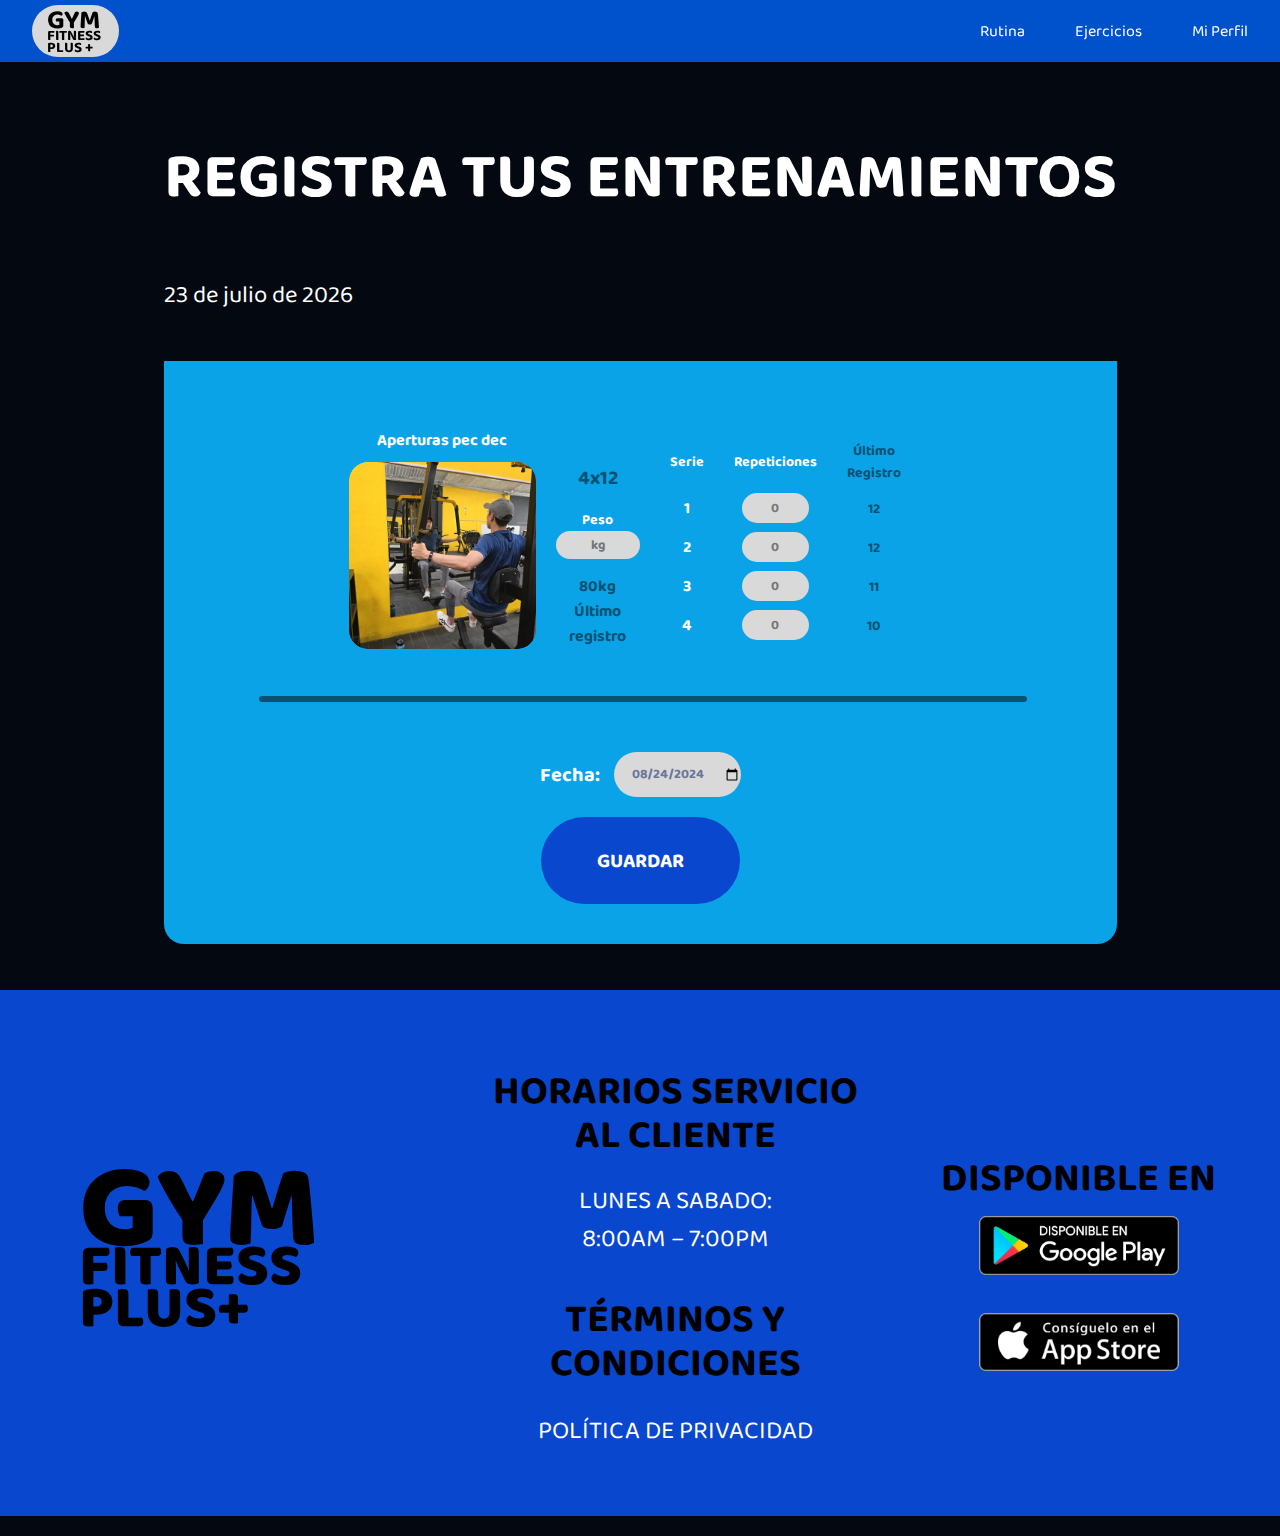
<file: registro-ejercicios.html>
<!DOCTYPE html>
<html lang="es">

<head>
    <meta charset="UTF-8">
    <meta name="viewport" content="width=device-width, initial-scale=1.0">
    <title>Registro de Entrenamientos</title>
    <link rel="preconnect" href="https://fonts.googleapis.com">
    <link rel="preconnect" href="https://fonts.gstatic.com" crossorigin>
    <link href="https://fonts.googleapis.com/css2?family=Baloo+2:wght@400..800&display=swap" rel="stylesheet">
    
    <!-- Estilo css header-->
    <link rel="stylesheet" href="StyleHeader.css">
    
    <link rel="stylesheet" href="Style-registro-ejercicios.css">

    <!-- Estilo css footer-->
    <link rel="stylesheet" href="Style-footer.css">

    <script src="/javascripts/actualizarFecha.js"></script>
    <script src="/javascripts/registro_entrenamientos.js"></script>

</head>

<body>
    <header>
        <div class="contenido">
            <a href="home.html">
                <div class="logo">
                    <div class="logo-text">
                        <span class="logo-title">GYM</span>
                        <span class="logo-subtitle">FITNESS</span>
                        <span class="logo-subtitle">PLUS +</span>
                    </div>
                </div>
            </a>
            
            <img class="ICON-menu" src="Icons/ICON-menu.svg" alt="ICON-menu">
            <nav class="menu">
                <ul>
                    <li><a href="gestor-rutinas.html">Rutina</a></li>
                    <li><a href="registro-ejercicios.html">Ejercicios</a></li>
                    <li><a href="perfil.html">Mi Perfil</a></li>
                </ul>
            </nav>
    
        </div>
    </header>
    <div class="container">
        <h1>REGISTRA TUS ENTRENAMIENTOS</h1>
        <h3 id = "fechaActual">Fecha hoy</h3>

        <nav class="tabs">
            <!-- <button class="tab active">Push 1</button>
            <button class="tab">Pull 1</button>
            <button class="tab">Leg 1</button>
            <button class="tab">Push 2</button>
            <button class="tab">Pull 2</button>
            <button class="tab">Leg 2</button>
            <button class="tab">Full Body</button> -->
        </nav>


        <div class="exercise-section">

            <div class="componente">
                <div class="exercise-content">
                    <div class="columna-peso">
                        <div class="title-image">
                            <div class="exercise-title">
                                <h2>Aperturas pec dec</h2>
                            </div>
                            <div class="image-holder">
                                <img class="imagen-superior" src="Images/Ejercicios/Aperturas pec dec 1.jpg" alt="lat pulldown1">
                                <img class="imagen-inferior" src="Images/Ejercicios/Aperturas pec dec 2.jpg" alt="Hlat pulldown2">
                            </div>
                        </div>
                        <div class="stat">
                            <span class="sets-reps">4x12</span>
                            <div>
                                <p class="table-title">Peso</p>
                                <input type="text" placeholder="kg">
                            </div>
                            <div class="ultimo-peso">
                                <span class="peso-previo">80kg</span>
                                <p class="peso-previo">Último<br>registro</p>
                            </div> 
                        </div>
                    </div>
                    

                    <div class="exercise-stats">
                        
                        <table>
                            <thead>
                                <tr>
                                    <th><p class="table-title">Serie</p></th>
                                    <th><p class="table-title">Repeticiones</p></th>
                                    <th><p class="ultimo-registro">Último<br> Registro</p></th>
                                </tr>
                            </thead>
                            <tbody>
                                <tr>
                                    <td><span>1</span></td>
                                    <td> <input class = "repes" type="text" placeholder="0"></td>
                                    <td><span class="ultimo-registro">12</span></td>
                                </tr>
                                <tr>
                                    <td> <span>2</span></td>
                                    <td> <input class = "repes" type="text" placeholder="0"></td>
                                    <td><span class="ultimo-registro">12</span></td>
                                </tr>
                                <tr>
                                    <td><span>3</span></td>
                                    <td> <input class = "repes" type="text" placeholder="0"></td>
                                    <td><span class="ultimo-registro">11</span></td>
                                </tr>
                                <tr>
                                    <td><span>4</span></td>
                                    <td> <input class = "repes" type="text" placeholder="0"></td>
                                    <td><span class="ultimo-registro">10</span></td>
                                </tr>                               
                            </tbody>
                        </table>
                    </div>

                </div>
                <hr />
            </div>

            <div class="submit">
                <div class="section-fecha">
                    <label for="fecha">Fecha:</label>
                    <input class="input-fecha" type="date" id="fecha" name="fecha" value="2024-08-24">
                </div>
                <button class="save-button">GUARDAR</button>
            </div>
        </div>


    </div>
    <!-- Footer -->
    <footer>
        <div class="footer-container">
            <div class="log-container">
                <div class="logo-text">
                    <span class="log-title">GYM</span><br/>
                    <span class="log-subtitle">FITNESS</span>
                    <span class="log-subtitle">PLUS+</span>
                </div>
            </div>
        
            <div class="footer-info">
                <h3>HORARIOS SERVICIO AL CLIENTE</h3>
                <p>LUNES A SABADO:<br>8:00AM – 7:00PM</p>
                <h3>TÉRMINOS Y CONDICIONES</h3>
                <p><a href="politica.html">POLÍTICA DE PRIVACIDAD</a></p>
            </div>
            <div class="footer-apps">
                <h3>DISPONIBLE EN</h3>
                <a href="https://play.google.com/store/apps?hl=es" target="_blank">
                    <img src="Images/imagen-googleplay.png" alt="Google Play">
                </a>
                <a href="https://www.apple.com/co/app-store/" target="_blank">
                    <img src="Images/Imagen-appstore.png" alt="App Store">
                </a>
            </div>
        </div>
    </footer>
</body>

</html>
</file>
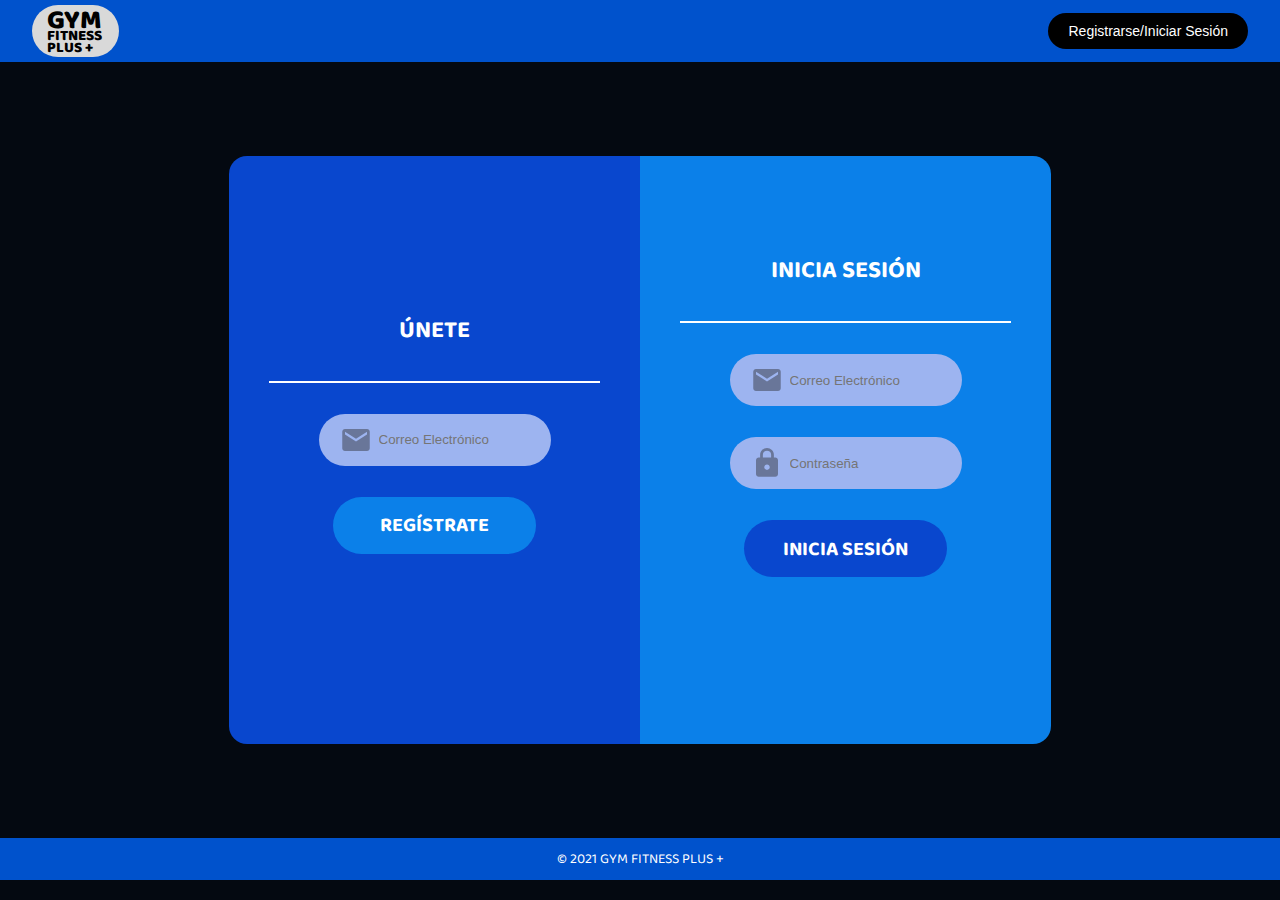
<file: registro-iniciosesion.html>
<!DOCTYPE html>
<html lang="es">

<head>
    <meta charset="UTF-8">
    <meta name="viewport" content="width=device-width, initial-scale=1.0">
    <title>Registro e Inicio de Sesión</title>

    <!-- Agregar tipografía Baloo 2 -->
    <link rel="preconnect" href="https://fonts.googleapis.com">
    <link rel="preconnect" href="https://fonts.gstatic.com" crossorigin>
    <link href="https://fonts.googleapis.com/css2?family=Baloo+2:wght@400..800&display=swap" rel="stylesheet">

    <!-- Hoja de estilos del header -->
    <link rel="stylesheet" href="StyleHeader.css">

    <!-- Hoja de estilos del registro -->
    <link rel="stylesheet" href="Style-registro-iniciosesion.css">
    <script src="javascripts/registro-iniciosesion.js"></script>
</head>

<body>
    <!-- Aquí se insertará el contenido del archivo HeaderGeneral.html -->
    <header>
        <div class="contenido">
            <a href="index.html">
                <div class="logo">
                    <div class="logo-text">
                        <span class="logo-title">GYM</span>
                        <span class="logo-subtitle">FITNESS</span>
                        <span class="logo-subtitle">PLUS +</span>
                    </div>
                </div>
            </a>
            <div class="login-container">
                <a href="registro-iniciosesion.html">
                    <button class="login-button">Registrarse/Iniciar Sesión</button>
                </a>
            </div>
        </div>
    </header>

    <div class="container">
        <!-- Sección de Registro -->
        <section class="register-section">
            <h2>ÚNETE</h2>
            <hr />
            <form action="#" method="post">
                <div class="input-group">
                    <img class="ICON" src="Icons/ICON-mail.svg" alt="ICON-mail">
                    <input type="email" id="register-email" name="register-email" placeholder="Correo Electrónico"
                        required>
                </div>
            </form>
            <a href="#" onclick="guardarCorreo()">
                <button type="button" class="registro-button">REGÍSTRATE</button>     
            </a>
            <div id="alert-container" class="alert-container"></div>

        </section>

        <!-- Sección de Inicio de Sesión -->
        <section class="login-section">
            <h2>INICIA SESIÓN</h2>
            <hr />
            <form action="#" method="post">
                <div class="input-group">
                    <img class="ICON-mail" src="Icons/ICON-mail.svg">
                    <input type="email" id="login-email" name="login-email" placeholder="Correo Electrónico" required>
                </div>
            </form>
            <form action="#" method="post">
                <div class="input-group">
                    <img class="ICON" src="Icons/ICON-password.svg" alt="ICON-password">
                    <input type="password" id="login-password" name="login-password" placeholder="Contraseña" required>
                </div>
            </form>
            
            <button type="submit" class="iniciarsesion-button">INICIA SESIÓN</button>
            
            <div id="alert-container" class="alert-container"></div>      
        </section>
    </div>
    <footer>
        <div class="footer-pequeño">
            <p>© 2021 GYM FITNESS PLUS +</p>
        </div>
    </footer>
</body>

</html>
</file>
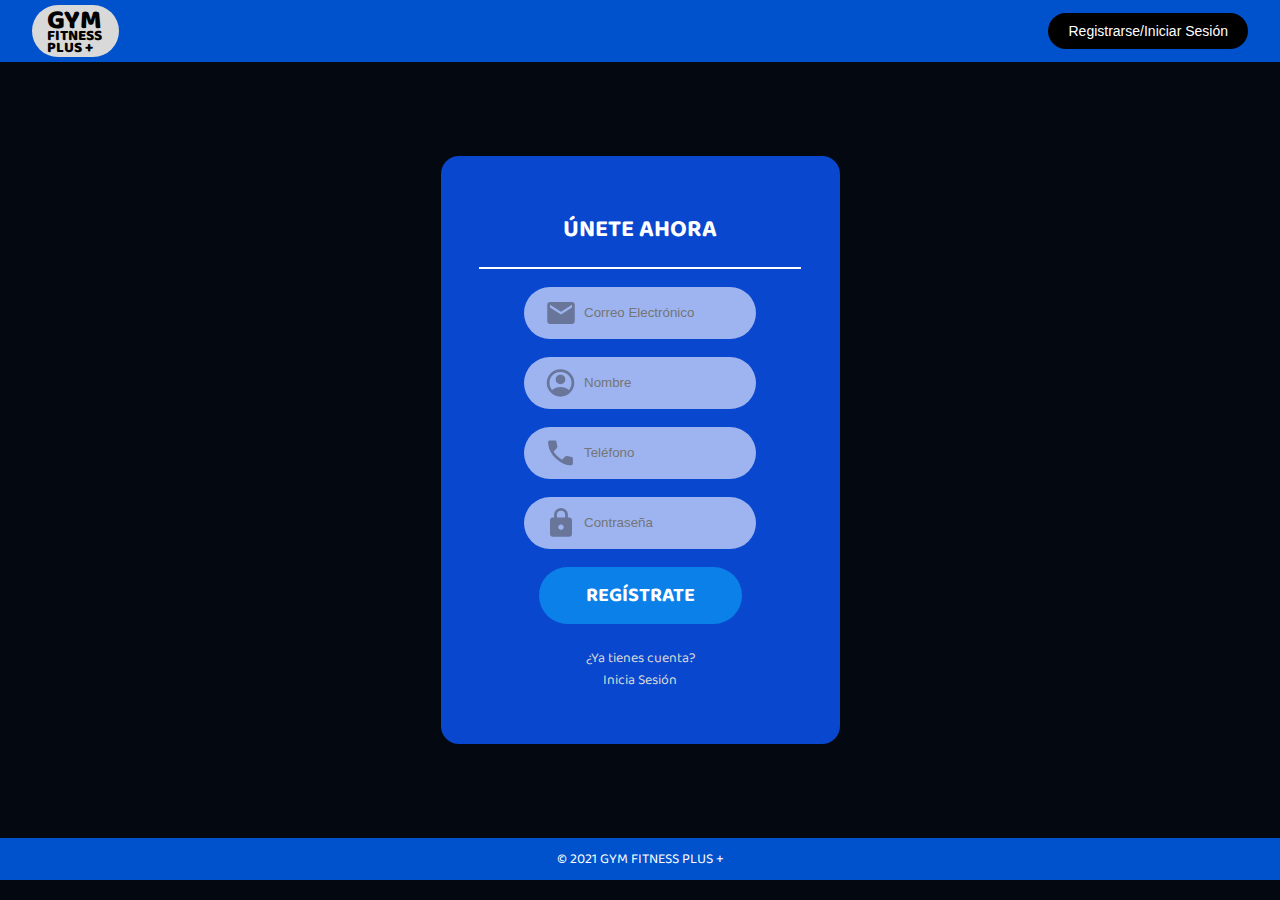
<file: registro.html>
<!DOCTYPE html>
<html lang="es">
<head>
    <meta charset="UTF-8">
    <meta name="viewport" content="width=device-width, initial-scale=1.0">
    <title>Registro</title>
    <!-- Agregar tipografía Baloo 2 -->
    <link rel="preconnect" href="https://fonts.googleapis.com">
    <link rel="preconnect" href="https://fonts.gstatic.com" crossorigin>
    <link href="https://fonts.googleapis.com/css2?family=Baloo+2:wght@400..800&display=swap" rel="stylesheet">

    <!-- Hoja de estilos del header -->
    <link rel="stylesheet" href="StyleHeader.css">

    <!-- Hoja de estilos del registro -->
    <link rel="stylesheet" href="Style-registro.css">
    <script src="javascripts/registro.js"></script>
    <script src="javascripts/registrousuarios.js"></script>

</head>
<body>
    <!-- Aquí se insertará el contenido del archivo HeaderGeneral.html -->
    <header>
        <div class="contenido">
            <a href="index.html">
                <div class="logo">
                    <div class="logo-text">
                        <span class="logo-title">GYM</span>
                        <span class="logo-subtitle">FITNESS</span>
                        <span class="logo-subtitle">PLUS +</span>
                    </div>
                </div>
            </a>
            <div class="login-container">
                <a href="registro-iniciosesion.html">
                    <button class="login-button">Registrarse/Iniciar Sesión</button>
                </a>
            </div>
        </div>
    </header>
    
    <section class="register-section">
        <div class="container">
            <h2>ÚNETE AHORA</h2>
        <hr />
        <form action="#" method="post">
            <div class="input-group">
                <img class = "ICON" src="Icons/ICON-mail.svg" alt="ICON-mail">
                <input type="email" id="email" name="email" placeholder="Correo Electrónico" required>
            </div>
            <div class="input-group">
                <img class = "ICON" src="Icons/ICON-name.svg"alt="ICON-name">
                <input type="text" id="name" name="name" placeholder="Nombre" required>
            </div>
            <div class="input-group">
                <img class = "ICON" src="Icons/ICON-phone.svg" alt="ICON-phone">
                <input type="tel" id="phone" name="phone" placeholder="Teléfono" required>
            </div>
            <div class="input-group">
                <img class = "ICON" src="Icons/ICON-password.svg" alt="ICON-password">
                <input type="password" id="password" name="password" placeholder="Contraseña" required>
            </div>
            
        </form>
        <a href= "#">
            <button type="submit" class="registro-button">REGÍSTRATE</button>
        </a>
        <div class="verificacion-cuenta">
            <p>¿Ya tienes cuenta?</p>
            <a href="registro-iniciosesion.html" class="hipervinculo">Inicia Sesión</a>
            <div id="alert-container" class="alert-container"></div>   
        </div>
        </div>
         
    </section>

    <footer>
        <div class="footer-pequeño">
            <p>© 2021 GYM FITNESS PLUS +</p>
        </div>
    </footer>
</body>
</html>
</file>
<file: StyleHome.css>
body {
    margin: 0;
    padding: 0;
    font-family: 'Baloo 2', sans-serif;
    background-color: #040911;
    color: white;
    text-align: center;

    display: flex;
    flex-direction: column;
    align-items: center;
    gap: 40px;
}

header{
    width: 100%;
    background-color: #0052cc; /* Fondo azul */
    display: flex; 
    justify-content: center;
    align-items: center;
}

/* Estilos para el logo y el texto */
.contenido{
    font-family: "Baloo 2", sans-serif;
    font-style: normal;
    width: 1216px;
    height: 40px;
    margin: 0px;
    padding: 11px 32px;
    display: flex;
    justify-content: space-between;
    align-items: center;
    background-color: #0052cc; /* Fondo azul */  
}

.logo {
    width: 87px;
    height: 52px;
    background: #D9D9D9;
    border-radius: 31px;
    display: inline-flex;
    align-items: flex-start;
}

.logo-text{
    color: black;
    padding: 6px 15px;
    padding-top: 10px;
    font-weight: 800;
    line-height: 12px;
    text-align: start;
}

.logo-title {
    font-size: 27px;
}

.logo-subtitle {
    font-size: 15px;
}

nav ul {
    margin: 0px;
    padding: 0px;
    list-style: none;
    display: flex;
    gap: 50px;
}

nav ul li a {
    color: white;
    text-decoration: none;
    font-size: 16px;
}

nav ul li a:hover {
    font-weight: bold;
}


/* Estilos para el botón de login */
.login-container {
    display: flex;
    align-items: center;
}

.login-button {
    background-color: #000; /* Color de fondo negro */
    color: white;
    padding: 10px 20px;
    border: none;
    border-radius: 20px; /* Bordes redondeados */
    font-size: 14px;
    cursor: pointer;
    transition: background-color 0.3s ease;
}

.login-button:hover {
    background-color: #333; /* Color al pasar el ratón */
}

.container {
    max-width: 1200px;
    margin: 0 auto;
}

h1, h2 {
    margin: 20px 0;
}







.image-slider {
    position: relative;
    width: 100%;
    max-width: 1200px;
    margin: 80px auto;
    overflow: hidden; /* Oculta las imágenes que no están visibles */
    border-radius: 10px;
}

.slides-container {
    display: flex;
    transition: transform 1s ease-in-out; /* Suaviza la transición entre imágenes */
}

.slide {
    width: 100%;
    display: none; /* Oculta todas las imágenes inicialmente */
}

.slide.active {
    display: block; /* Muestra solo la imagen activa */
}

/* Estilo para las flechas */
.prev-arrow, .next-arrow {
    position: absolute;
    top: 50%;
    transform: translateY(-50%);
    width: 40px;
    height: 40px;
    cursor: pointer;
    z-index: 10;
}

.prev-arrow {
    left: 10px;
}

.next-arrow {
    right: 10px;
}

/* Estilos para dispositivos móviles */
@media (max-width: 768px) {


    .image-slider {
        width: 90%; /* Ajusta el ancho del banner en dispositivos móviles */
        margin: 50px auto 0; /* Aumenta solo el margen superior a 50px */
        padding-bottom: 75%; /* Mantiene una relación de aspecto de 4:3 */
        position: relative; /* Para que el padding-bottom funcione correctamente */
    }

    .slides-container {
        position: absolute; /* Permite que las imágenes se superpongan al padding */
        top: 0;
        left: 0;
        width: 100%;
        height: 100%; /* Llenar el contenedor */
    }

    .prev-arrow, .next-arrow {
        display: none; /* Oculta las flechas en dispositivos móviles */
    }

    .slide {
        width: 100%; /* Mantiene el ancho de la imagen dentro del contenedor */
        height: 100%; /* Asegura que la imagen ocupe todo el contenedor */
    }

    .container{
        margin-top: 5%;
    }



}


.welcome-text {
    display: flex;
    align-items: center; /* Centra la imagen y el texto verticalmente */
    justify-content: space-between; /* Espacia la imagen y el texto */
    gap: 12px; /* Añade espacio entre la imagen y el texto */
    margin-bottom: 40px;
    flex-wrap: wrap; /* Mantén todo en la misma línea */
}

.welcome-text img {
    width: 49%; /* La imagen ocupará el 50% del ancho del contenedor */
    height: auto; /* Mantiene las proporciones de la imagen */
    border-radius: 10px; /* Añade bordes redondeados */
}

.welcome-text div {
    width: 50%; /* El ancho del texto para alinearlo con la imagen */
    text-align: left; /* Alinea el texto a la izquierda */
}

.welcome-message {
    text-align: left;
    width: 60%; /* El texto ocupará el 50% del contenedor */
}

.small-text {
    font-size: 17px;
    color: #D1D1D1; /* Color gris claro */
    margin-bottom: 15px;
}

.welcome-message h1 {
    font-size: 55px;
    color: white;
    line-height: 1.4;
    margin-bottom: 20px;
}

.highlight-experimenta { 
    color: #28DEC5; /* Color para "EXPERIMENTA" */
    font-weight: bold;
}

.highlight-potencial {
    color: #0AA3E7; /* Color para "POTENCIAL" */
    font-weight: bold;
}


/* Estilos para dispositivos móviles */
@media (max-width: 768px) {
    .welcome-text {
        display: flex;
        flex-direction: column; /* Cambia la dirección a columna */
        align-items: center; /* Centra horizontalmente */
        justify-content: center; /* Centra verticalmente */
        height: auto; /* Permite que la altura se ajuste al contenido */
        text-align: center; /* Centra el texto */
    }

    .welcome-message {
        order: 1; /* Hace que el texto aparezca primero */
        margin-bottom: 20px; /* Ajusta el margen inferior para separar del siguiente elemento */
        width: 100%; /* Aumenta el ancho del contenedor de texto */
        margin: 0 auto; /* Centra el contenedor horizontalmente */
    }

    .welcome-message .small-text {
        font-size: 11px; /* Tamaño de fuente más pequeño para el texto descriptivo */
        width: 100%; /* Aumenta el ancho del contenedor de texto */
        text-align: center; /* Centra el texto */
        font-size: calc(2vw + 1px); /* Ajusta el tamaño del texto de bienvenida para móviles, disminuyendo gradualmente */
       
    }

  
    .welcome-message h1 {
       
       
        order: 3; /* Cambia el orden para que aparezca al final */
        font-size: 18px; /* Ajusta el tamaño del texto de bienvenida para móviles */
        width: 55%; /* Ajusta el ancho del contenedor de texto */
        margin-top: 70px; /* Ajusta la separación desde la parte superior */
        text-align: center; /* Centra el texto */
        position: absolute; /* Cambia a posición absoluta */
        z-index: 2; /* Asegura que el texto esté por encima de la imagen */
        font-size: calc(5vw + 5px); /* Ajusta el tamaño del texto de bienvenida para móviles, disminuyendo gradualmente */
        margin-top: calc(75px - 5vw); /* Ajusta el margen superior para que suba gradualmente */
    }

    .welcome-text img {
        
        
        order: 2; /* Hace que la imagen aparezca después del texto de bienvenida */
        width: 80%; /* Ajusta el tamaño de la imagen */
        max-width: 500px; /* Tamaño máximo de la imagen */
        margin: 0 auto; /* Centra el contenedor horizontalmente */
        filter: brightness(0.3); /* Ajusta el brillo de la imagen */
        
        position: relative; /* Asegura que la imagen esté en la misma posición relativa */
        z-index: 1; /* Asegura que la imagen esté detrás del texto */
        margin-bottom: 5px; /* Reduce el margen inferior */
    }
}

@media (max-width: 425px) {
    .welcome-message h1 {
        font-size: 19px; /* Ajusta el tamaño del texto para que no sea más pequeño que 18px */
        text-align: center; /* Centra el texto */
        position: absolute; /* Cambia a posición absoluta */
        
    }

    .welcome-message .small-text {
        font-size: 9px; /* Tamaño de fuente más pequeño para el texto descriptivo */
        width: 100%; /* Aumenta el ancho del contenedor de texto */
        text-align: center; /* Centra el texto */
    }
}

@media (max-width: 1024px) and (min-width: 1024px) {
    .welcome-message .small-text {
        font-size: 12px; /* Ajusta el tamaño del texto descriptivo */
    }

    .welcome-message h1 {
        font-size: 47px; /* Ajusta el tamaño del título */
    }

    .welcome-text img {
        width: 48%; /* La imagen ocupará el 50% del ancho del contenedor */
        height: auto; /* Mantiene las proporciones de la imagen */
    }
}

















/* Features Section */
.features-section {
    padding: 50px;
}

.features-section h2 {
    color: white;
    font-size: 65px;
    margin-bottom: 20px;
}

.features-section p { 
    color: #D1D1D1;
    font-size: 20px;
    max-width: 800px; /* Ajusta el ancho máximo según lo necesites */
    margin: 0 auto 70px; /* Centra el texto y añade margen inferior */
    text-align: center; /* Asegúrate de que el texto esté centrado */
}

.features {
    display: flex;
    justify-content: space-around;
    text-align: center;
}

.feature {
    position: relative;
    display: flex;
    flex-direction: column;
    align-items: center; /* Centra todo en el eje horizontal */
    margin: 20px; /* Espacio entre las características */
}


.icon-container {
    width: 250px; /* Ajusta el tamaño del círculo según sea necesario */
    height: 250px; /* Ajusta el tamaño del círculo según sea necesario */
    background-color: #28DEC5; /* Color de fondo del círculo */
    border-radius: 50%; /* Hace que sea un círculo */
    display: flex;
    align-items: center; /* Centra el icono verticalmente */
    justify-content: center; /* Centra el icono horizontalmente */
    margin-bottom: 15px; /* Espacio entre el círculo y el texto */
}

.feature img {
    max-width: 70%; /* Asegúrate de que el icono quepa en el círculo */
    height: auto;
}

.feature h3 {
    color: white;
    font-size: 22px;
    margin: 10px 0 5px; /* Margen ajustado */
}

.feature p {
    color: #D1D1D1;
    font-size: 18px;
    text-align: center; /* Centra el texto dentro del círculo */
    max-width: 500px;
    margin: 10px; /* Margen ajustado */
}

@media (max-width: 768px) {
    .features {
        display: block; /* Cambia de flex a block */
        margin-bottom: calc(20px - 5vw);
        margin-top: calc(20px - 5vw); /* Ajusta el margen superior para que disminuya gradualmente */
    }

    .feature {
        margin-bottom: 30px; /* Añade un margen inferior entre los elementos */
    }
}

@media (max-width: 768px) {
    .features-section h2 {
        font-size: 20px; /* Reduce el tamaño del título para dispositivos móviles */
    }

    .features-section p {
        font-size: 14px; /* Reduce el tamaño del párrafo para dispositivos móviles */
    }

    .feature h3 {
        font-size: 20px; /* Reduce el tamaño del texto del título de cada feature */
    }

    .feature p {
        font-size: 13px; /* Reduce el tamaño del texto descriptivo de cada feature */
    }
}















/* Gallery Section */
.gallery-section {
    padding: 50px;
}

.gallery {
    display: flex;
    justify-content: space-around;
    margin-top: 40px;
    gap: 25px;
}

.gallery-item {
    text-align: center;
   
}

.gallery-item img {
    border-radius: 10px;
}

.gallery-item p {
    margin-top: 10px;
    color: #FFFFFF;
    font-weight: bold;
}

.gallery-section h2 {
    color: #0CC4EA; /* Cambia el color a lo que desees */
    font-size: 38px; /* Cambia el tamaño de fuente a lo que necesites */
    text-align: center; /* Asegura que el texto esté centrado */
    margin-bottom: 20px; /* Margen inferior opcional */

       
}





/* Estilos del botón */
.cta-button {
    background-color: #0B80E9; /* Color de fondo del botón */
    color: white; /* Color del texto */
    padding: 20px 45px; /* Tamaño del botón */
    border: none; /* Sin bordes */
    border-radius: 30px; /* Bordes redondeados */
    font-size: 20px; /* Tamaño de la fuente */
    cursor: pointer; /* Cambia el cursor al pasar sobre el botón */
    transition: background-color 0.3s ease, padding 0.3s ease, font-size 0.3s ease; /* Transiciones suaves */
}

/* Efecto hover (cuando el usuario pasa el mouse sobre el botón) */
.cta-button:hover {
    background-color: #072ca1; /* Cambia el color del fondo cuando el mouse está sobre el botón */
}

/* Ajustes para dispositivos móviles */
@media (max-width: 768px) {
    .cta-button {
        padding: 15px 30px; /* Ajusta el tamaño del botón */
        font-size: 16px; /* Disminuye el tamaño de la fuente */
    }
}

@media (max-width: 425px) {
    .cta-button {
        padding: 10px 20px; /* Ajusta aún más el tamaño del botón */
        font-size: 14px; /* Disminuye aún más el tamaño de la fuente */
    }
}

@media (max-width: 768px) {
    .gallery {
        display: block; /* Cambia de flex a block */
        margin-top: 5px; /* Ajusta el margen superior */
    }

    .gallery-item {
        margin-bottom: 20px; /* Añade un margen inferior entre los elementos */
    }
}

@media (max-width: 768px) {
    .gallery-section h2 {
        font-size: 15px; /* Reduce el tamaño de la fuente para dispositivos móviles */
    }
}



/* Estilos para el body */

/* Estilos para el footer */
footer {
    width: 100%;
    background-color: #0947CE;
    color: white;
    padding: 40px 0;
    display: flex;
    justify-content: center;
    text-align: center;
    margin-bottom: 20px;
}

.footer-container {
    width: 90%;
    max-width: 1200px;
    display: flex;
    justify-content: space-between;
    align-items: center; /* Centrar verticalmente */
}

/* Estilo del logo */

.log-container {
    flex-basis: 30%;
    display: flex;
    justify-content: flex-start;
    align-items: center;
    text-align: left;
}

.log-title{
    color: black; /* Cambiado el color del logo a negro */
    font-size: 120px;
    font-weight: 400;
    line-height: 5px;
    font-weight: 800;
    text-align: left;
    line-height: 0.5;


}

.log-subtitle {
    color: black; /* Cambiado el color del logo a negro */
    font-size: 60px;
    font-weight: 400;
    line-height: 12px;
    display: block;
    font-weight: 800;
    text-align: left;
    line-height: 0.7;
}



/* Estilos para las secciones de texto */
.footer-info h3,
.footer-apps h3 {
    color: black; /* Cambiado el color del título a negro */
    font-size: 40px;
    font-weight: 800;
    margin-bottom: 5px;
    max-width: 400px;
    text-transform: uppercase;
    font-weight: bolder;
    line-height: 1.1;
}


.footer-info p,
.footer-apps p {
    font-size: 25px;
    line-height: 1.5;
}

.footer-info a {
    color: white;
    line-height: 1.6;
    margin-bottom: 20px;
    max-width: 500px;
    margin-left: auto;
    margin-right: auto;
    text-decoration: none;
}

.footer-info a:hover {
    text-decoration: underline;
}



.footer-apps a img {
    width: 200px;
    margin: 10px 0;
}

.footer-apps a {
    display: block;
}

.footer-apps a:not(:last-child) {
    margin-bottom: 10px;
}

@media (max-width: 900px){
    .footer-container {
        width: 90%;
        display: flex;
        flex-direction: column;
        justify-content: space-between;
        align-items: center; /* Centrar verticalmente */
        gap: 50px;
    }
}
</file>
<file: StyleHeader.css>
header{
    width: 100%;
    background-color: #0052cc; /* Fondo azul */
    display: flex; 
    justify-content: center;
    align-items: center;
    position: fixed;
    z-index: 20;
}
/* Estilos para el logo y el texto */
.contenido{
    font-family: "Baloo 2", sans-serif;
    font-style: normal;
    width: 1216px;
    height: 40px;
    margin: 0px;
    padding: 11px 32px;
    display: flex;
    justify-content: space-between;
    align-items: center;
    background-color: #0052cc; /* Fondo azul */  
}

.logo {
    width: 87px;
    height: 52px;
    background: #D9D9D9;
    border-radius: 31px;
    display: inline-flex;
    align-items: flex-start;
}

.logo-text{
    color: black;
    padding: 6px 15px;
    padding-top: 10px;
    font-weight: 800;
    line-height: 12px;
    text-align: start;
}

.logo-title {
    font-size: 27px;
}

.logo-subtitle {
    font-size: 15px;
}

nav ul {
    margin: 0px;
    padding: 0px;
    list-style: none;
    display: flex;
    gap: 50px;
}

nav ul li a {
    color: white;
    text-decoration: none;
    font-size: 16px;
}

nav ul li a:hover {
    font-weight: bold;
}


/* Estilos para el botón de login */
.login-container {
    display: flex;
    align-items: center;
}

.login-button {
    background-color: #000; /* Color de fondo negro */
    color: white;
    padding: 10px 20px;
    border: none;
    border-radius: 20px; /* Bordes redondeados */
    font-size: 14px;
    cursor: pointer;
    transition: background-color 0.3s ease;
}

.login-button:hover {
    background-color: #333; /* Color al pasar el ratón */
}

.ICON-menu{
    display:none;
}

@media (max-width: 460px){
    .ICON-menu{
        display:block;
    }
    .menu{
        display:none;
    }
    .contenido{
        padding: 11px 20px;
    }
}
</file>
<file: Style-footer.css>
/* Estilos para el body */

/* Estilos para el footer */
footer {
    width: 100%;
    background-color: #0947CE;
    color: white;
    padding: 40px 0;
    display: flex;
    justify-content: center;
    text-align: center;
    margin-bottom: 20px;
}

.footer-container {
    width: 90%;
    max-width: 1200px;
    display: flex;
    justify-content: space-between;
    align-items: center; /* Centrar verticalmente */
}

/* Estilo del logo */

.log-container {
    flex-basis: 30%;
    display: flex;
    justify-content: flex-start;
    align-items: center;
    text-align: left;
}

.log-title{
    color: black; /* Cambiado el color del logo a negro */
    font-size: 120px;
    font-weight: 400;
    line-height: 5px;
    font-weight: 800;
    text-align: left;
    line-height: 0.5;


}

.log-subtitle {
    color: black; /* Cambiado el color del logo a negro */
    font-size: 60px;
    font-weight: 400;
    line-height: 12px;
    display: block;
    font-weight: 800;
    text-align: left;
    line-height: 0.7;
}



/* Estilos para las secciones de texto */
.footer-info h3,
.footer-apps h3 {
    color: black; /* Cambiado el color del título a negro */
    font-size: 40px;
    font-weight: 800;
    margin-bottom: 5px;
    max-width: 400px;
    text-transform: uppercase;
    font-weight: bolder;
    line-height: 1.1;
}


.footer-info p,
.footer-apps p {
    font-size: 25px;
    line-height: 1.5;
}

.footer-info a {
    color: white;
    line-height: 1.6;
    margin-bottom: 20px;
    max-width: 500px;
    margin-left: auto;
    margin-right: auto;
    text-decoration: none;
}

.footer-info a:hover {
    text-decoration: underline;
}



.footer-apps a img {
    width: 200px;
    margin: 10px 0;
}

.footer-apps a {
    display: block;
}

.footer-apps a:not(:last-child) {
    margin-bottom: 10px;
}

@media (max-width: 900px){
    .footer-container {
        width: 90%;
        display: flex;
        flex-direction: column;
        justify-content: space-between;
        align-items: center; /* Centrar verticalmente */
        gap: 50px;
    }
}
</file>
<file: Style-creacionRutina.css>
/* Estilos generales */
body {
    font-family: "Baloo 2", sans-serif;
    background-color: #040911; /* Fondo oscuro */
    color: white;
    display: flex;
    flex-direction: column;
    align-items: center;
    gap: 25px;
    margin: 0;
}

.container {
    width: 100%;
    display: flex;
    flex-direction: column;
    justify-items: center;
    align-items: center;
    gap: 25px;
    margin-top: 135px;
}

h1 {
    margin: 0;
    font-size: 64px;
    font-weight: bold;
    text-align: center;
    line-height: 70px;
}

.routine-name {
    font-size: 40px;
    display: flex;
    justify-content: center;
    align-items: flex-start;
}

.routine-name span {
    margin-right: 10px;
}

.save-button {
    font-family: "Baloo 2", sans-serif;
    background-color: #0052cc;
    font-weight: bold;
    color: white;
    width: 199px;
    height: 87px;
    border: none;
    border-radius: 53px;
    font-size: 20px;
    cursor: pointer;
}

.save-button:hover {
    background-color: #003ea8; /* Cambio de color al hacer hover */
}

.search-container {
    width: 100%;
    display: flex;
    align-items: center;
    justify-content: center;
    position: relative;
}

.search-container input {
    margin-left: 20px;
    margin-right: 20px;
    font-family: "Baloo 2", sans-serif;
    font-size: 20px;
    height: 58px;
    width: 812px;
    padding-left: 60px;
    border: none;
    border-radius: 30px;
    background-color: #9DB4F0;
    color: #697699;
    outline: none;
    box-sizing: border-box;
    position: relative;
}
.search-icon-container {
    z-index: 1;
    position: relative; 
    display: flex;
    align-items: center;
}

.search-container img{

    position:absolute;
    margin-left: 35px;
}

.categories {
    width: 100%;
    display: flex;
    justify-content: center;
    flex-wrap: wrap;
    gap: 20px;
}

.category {
    width: 84px;
    height: 27px;
    font-family: "Baloo 2", sans-serif;
    background-color: #D9D9D9;
    color: #697699;
    border: none;
    border-radius: 20px;
    cursor: pointer;
    font-size: 13px;
    font-weight: bold;
}

.category:hover {
    background-color: #9DB4F0;
}

.category.active{
    background-color: #9DB4F0;
}



.ejercicios{
    margin-top: 30px;
    max-width: 1076px;
    display: flex;
    flex-wrap: wrap;
    justify-content: center;
    gap:49px 236px
}
.elemento{
    display: flex;
    flex-direction: column;
    align-items: center;
    gap: 14px;
}


.image-holder{
    position: relative;
    width: 187px;
    height: 187px;
    border-radius: 19px;
    overflow: hidden;
}

.imagen-superior, .imagen-inferior {
    position: absolute; /* Ambas imágenes se superponen */
    top: 0;
    left: 0;
    height: 187px;
    width: 187px;
    transition: opacity 0.5s ease; /* Transición suave para el efecto */
}
.imagen-superior {
    z-index: 2; /* Asegura que la imagen superior esté por encima */
    opacity: 1; /* Inicialmente completamente visible */
}

.imagen-inferior {
    z-index: 1; /* La imagen inferior está debajo */
}

.image-holder:hover .imagen-superior {
    opacity: 0; /* Al hacer hover, la imagen superior desaparece */
}

.contenedor{
    display: flex;
    gap: 21px;
}

.caracterisicas-ejercicio{
    display: flex;
    flex-direction:column;
    justify-content: flex-end;

}

h2{
    margin: 0;
    width: 100%;
    font-family: "Baloo 2",sans-serif;
    color: #0CC4EA;
    text-align: center;
    font-size: 32px;
    font-style: normal;
    font-weight: 700;
}

h3{
    margin: 0;
    font-family: "Baloo 2",sans-serif;
    color: #0CC4EA;
    font-size: 20px;
    font-style: normal;
    font-weight: 500;
    line-height: normal;
}

h4{
    margin: 0;
    color: #D9D9D9;
    font-family: "Baloo 2", sans-serif;
    font-size: 20px;
    font-style: normal;
    font-weight: 500;
    line-height: normal;
}
.contenedor-parrafo{
    width: 190px;
}

.parrafo{
    color: #D9D9D9;
    margin: 0;
    text-align: justify;
    font-family: "Baloo 2";
    font-size: 11px;
    font-style: normal;
    font-weight: 400;
   
    word-wrap: break-word; /* Permite que las palabras largas se partan si es necesario */
    white-space: normal; /* Asegura que el texto haga saltos de línea */
}

.contenedor-titulo{
    width: 397px;
    height: 102px;
    display: flex;
    flex-direction: column;
    justify-content: center;
    justify-content: flex-end;
}

.titulo{
    word-wrap: break-word; /* Permite que las palabras largas se partan si es necesario */
    white-space: normal; /* Asegura que el texto haga saltos de línea */
    
}
.add-button {
    font-family: "Baloo 2", sans-serif;
    background-color: #0AA3E7;
    outline:none;
    font-weight: bold;
    color: white;
    font-size: 20px;
    font-weight: 700;
    border: none;
    border-radius: 11px;
    width: 100%;
    height: 46px;
    display:flex;
    justify-content: center;
    align-items: center;
}

.contenedor-series-repes{
    display: flex;
    gap: 61px;
}
.series-repes{
    display: flex;
    flex-direction: column;
    gap: 22px;
    justify-content: center;
    align-items: center;
}

.titulo-series-repes{
    text-align: center;
    font-size: 24px;
    font-weight: 700;
    color: #D9D9D9;
    line-height: 30px;
}
/* quitar las flechas botones del input en navegadores webkit(Chrome,Safari)*/
.input-numero::-webkit-inner-spin-button,
.input-numero::-webkit-outer-spin-button {
    -webkit-appearance: none;
    margin: 0;
}

.input-numero{
    font-family: "Baloo 2", sans-serif;
    display: flex;
    width: 72px;
    height: 56px;
    justify-content: center;
    align-items: center;
    background-color: #9DB4F0;
    color: #697699;
    border-radius: 31px;
    border:none;
    outline: none;

    text-align: center;
    font-size: 36px;
    font-weight: 500;
}

.edit-button {
    font-family: "Baloo 2", sans-serif;
    background-color: #28DEC5;
    outline:none;
    font-weight: bold;
    color: white;
    font-size: 20px;
    font-weight: 700;
    border: none;
    border-radius: 11px;
    width: 100%;
    height: 46px;
    display:flex;
    justify-content: center;
    align-items: center;
}
.icon-button{
    width: 16px;
    height: 19px;
}

.elemento-series-repes{
    display: flex;
    flex-direction: column;
    align-items: center;
    gap: 37px;
}

.boton-mixto{
    width: 100%;
    display: flex;
    justify-content: center;
}

.boton-mixto button{
    font-family: "Baloo 2", sans-serif;
    outline:none;
    font-weight: bold;
    color: white;
    font-size: 20px;
    font-weight: 700;
    border: none;
    width: 50%;
    height: 46px;
    display:flex;
    justify-content: center;
    align-items: center;
}

.add-button-half{
    background-color: #28DEC5;
    border-radius: 11px 0px 0px 11px;
}

.remove-button{
    background-color: #DE2828;
    border-radius: 0px 11px 11px 0px;
}


.add-button:hover{
    background-color: #3fc5ff;
}

.add button:hover{
    background-color: #3fc5ff;
}
.add-button-half:hover{
    background-color: #28f3d8;
}
.edit-button:hover{
    background-color: #28f3d8;
}   
.remove-button:hover{
    background-color: #ff4343;
}

.input-numero:hover{
    background-color: #b3bcd6;
}


@media (max-width: 461px){
    .contenedor{
        flex-direction: column;
        gap: 30px;
    }
    .contenedor-titulo{
        width: 187px;
        height: 76px;
    }
    .titulo{
        font-size: 24px;
    }
    .add-button, 
    .edit-button,
    .boton-mixto button{
        font-size: 16px;
    }
    .contenedor-series-repes{
        flex-direction: column;
        gap: 30px;
    }
    .ejercicios{
        gap: 100px;
    }

    .save-button{
        width: 179px;
        height: 67px;
    }
}

.routine-name-input {
    font-family: "Baloo 2", sans-serif;
    font-size: 32px;
    font-weight: 500;
    color: #D9D9D9; /* Texto gris claro */
    background-color: #0AA3E7; /* Fondo similar al tema */
    border: none;
    border-radius: 15px; /* Bordes redondeados */
    padding: 10px 20px; /* Espaciado interno */
    width: 300px; /* Ajusta el ancho según lo necesites */
    box-shadow: 0px 4px 6px rgba(0, 0, 0, 0.2); /* Sombras suaves */
    outline: none; /* Quita el borde azul al hacer foco */
    transition: all 0.3s ease; /* Transiciones suaves */
}

/* Estilo para cuando el usuario hace foco */
.routine-name-input:focus {
    background-color: #28DEC5; /* Cambia de color al hacer foco */
    box-shadow: 0px 6px 8px rgba(0, 0, 0, 0.3); /* Incrementa la sombra */
    color: #ffffff; /* Cambia el color del texto */
}

/* Estilo para que se vea bien en dispositivos móviles */
@media (max-width: 768px) {
    .routine-name-input {
        font-size: 24px;
        width: 90%; /* Ajusta el ancho dinámicamente */
    }
}

#routineNameInput {
    font-family: "Baloo 2", sans-serif;
    font-size: 40px; /* Tamaño de fuente fijo */
    height: 58px; /* Altura fija */
    width: 300px; /* Ancho fijo */
    padding: 10px;
    border: 2px solid #9DB4F0;
    border-radius: 15px;
    background-color: #040911;
    color: white;
    outline: none;
    box-sizing: border-box; /* Asegura que el padding no aumente el tamaño total */
}

/* Consultas de medios para pantallas medianas */
@media (max-width: 768px) {
    #routineNameInput {
        font-size: 18px; /* Fuente ligeramente más pequeña */
        height: 50px;
        width: 250px;
    }
}

/* Consultas de medios para pantallas pequeñas */
@media (max-width: 425px) {
    #routineNameInput {
        font-size: 16px; /* Fuente más pequeña */
        height: 45px;
        width: 220px;
    }
}

/* Consultas de medios para pantallas muy pequeñas */
@media (max-width: 320px) {
    #routineNameInput {
        font-size: 14px; /* Fuente aún más pequeña */
        height: 40px;
        width: 200px;
    }
}
</file>
<file: Style-gestor-rutinas.css>
* {
    margin: 0;
    padding: 0;
}

body {
    font-family: "Baloo 2", sans-serif;
    background-color: #040911;
    color: rgb(255, 255, 255);
    display: flex;
    align-items: center;
    gap: 51px;
    flex-direction: column;
}

.container {
    margin-top: 121px;
    text-align: center;
    display:flex;
    justify-content: center;
    align-items: center;
    flex-direction: column;
    margin-left: 20px;
    margin-right: 20px;
}


h1 {
    color: #00A5E3;
    font-size: 75px;
    margin-bottom: 10px;
    line-height: 70px;
}

p {
    font-size: 30px;
    font-weight: bold;
    margin-bottom: 20px;
}

.routines-grid {
    display: flex;
    max-width: 876px;
    flex-wrap: wrap;
    align-items: center;
    justify-content: center;
    gap: 63px 56px;
}

.routine-item {

    position: relative;
    width: 374px;
    height: 374px;
    border-radius: 10px;
    transition: transform 0.3s;
    display: grid;
    grid-template-columns: repeat(2, 1fr);
    grid-template-rows: repeat(2, 1fr);
    gap: 0px;
    overflow: hidden; 
}
.routine-img {
    position: relative;
    width: 187px;
    height: 187px;
    overflow: hidden;
}	
.image-front, .image-back {
    position: absolute; 
    top: 0;
    left: 0;
    height: 187px;
    width: 187px;
    transition: opacity 0.5s ease; 
}


.routine-item:hover {
    transform: scale(1.05);
}

.image-front {
    z-index: 2; /* La imagen frontal tiene una capa más alta por defecto */
    opacity: 1; /* Totalmente visible */
}
.image-back{
    z-index: 1; /* Imagen de fondo */
}
.routine-img:hover .image-front {
    opacity: 0; /* Al hacer hover, la imagen superior desaparece */
}



.routine-first {
    width: 374px;
    height: 374px;
    border-radius: 10px;
    overflow: hidden;
    transition: transform 0.3s;
    position: relative; 
}
.routine-first:hover {
    transform: scale(1.05);
}

.routine-first img {
    width: 100%;
    height: auto;
}

.routine-info {
    padding-bottom: 21px;
    padding-left: 21px;
    display: flex;
    position:absolute;
    bottom:0;
    left: 0;
    flex-direction: column;
    width: 75%;
}
.routine-info a{
    width: 220px;
    height: 49px;
    z-index: 3;
}
.routine-info h3 {
    display: inline-block; /* Permite que el ancho se ajuste al contenido */
    align-items: center; /* Centra verticalmente el contenido si necesario (en flexbox) */
    box-sizing: border-box;
    font-size: 30px;
    margin-bottom: 10px;
    background-color: #0947CE;
    border-radius: 20px;
    padding: 5px 10px; /* Espaciado interno para separación del texto */
    z-index: 3;
    max-width: 100%; /* Asegura que el ancho dependa del contenido */
    line-height:30px;
    padding: 10px;
    height: auto; /* Asegura que la altura dependa del contenido */ /* Evita que el texto se divida en varias líneas */
}
.routine-first h3{
    width : 50%;
}

.edit-info{
    display: flex;
    z-index: 3;
    width: 100%;
    gap : 10px;
}

.routine-first button{
    background-color: #00A5E3;
    width: 220px;
    height: 49px;
}
.routine-info button {
    font-family: "Baloo 2", sans-serif; 
    border: none;
    color: white;
    border-radius: 20px;
    /*cursor: pointer;*/
    font-size: 30px;
    font-weight: bold;
    z-index: 3;
}
.editButton{
    background-color: #00A5E3;
    width: 220px;
    height: 49px;
}
.removeButton{
    width: 50px;
    background-color: #FF0000;
    border-radius: 20px;
    display: flex;
    justify-content: center;
    align-items: center;
    transition: background-color 0.3s;
}
.removeButton:hover{
    background-color: #b80000;
}

.editButton:hover {
    background-color: #007AB8;
}
.routine-first button:hover {
    background-color: #007AB8;
}


@media(max-width:460px){
    h1{
        font-size: 50px;
        line-height: 50px;
    }
    p{
        font-size: 20px;
        line-height: 30px;
    }
    .container{
        margin-top: 80px;
    }
}

@media(max-width:436px){
    .routine-first{
        width: 300px;
        height: 300px;
    }
    .routine-item{
        width: 300px;
        height: 300px;
    }
    .routine-img{
        width: 100%;
        height: 100%;
    }
    .image-back, .image-front{
        width: 100%;
        height: 100%;
    }
}
</file>
<file: Style-politica.css>
body {
    margin: 0;
    padding: 0;
    font-family: 'Baloo 2', sans-serif;
    background-color: #040911;
    color: white;
    text-align: center;
    display: flex;
    flex-direction: column;
}

.contenedor{
    margin-top: 80px;
    margin-left: 20px;
    margin-right: 20px;
}

.contenedor h1 {
    color: #0CC4EA;
    text-align: center;
    margin: 60px;
    font-size: 40px;
}


.contenedor h1, .contenedor h2 {
    margin: 40px 0;
    max-width: 600px;
    margin-left: auto;
    margin-right: auto;
}

/* Estilo de los títulos */
.contenedor h2, .contenedor h3 {
    
    margin-bottom: 10px;
    text-align: left;
    font-weight: bold;
    max-width: 600px;
    margin-left: auto;
    margin-right: auto;
}

/* Estilo de los párrafos */
.contenedor p {
    line-height: 1.6;
    margin-bottom: 20px;
    text-align: left;
    max-width: 600px;
    margin-left: auto;
    margin-right: auto;
}

/* Estilo de listas */
ul {
    margin-bottom: 20px;
    padding-left: 20px;
    text-align: left;
    max-width: 600px;
    margin-left: auto;
    margin-right: auto;
}

ul li {
    margin-bottom: 10px;
    text-align: left;
    max-width: 600px;
    margin-left: auto;
    margin-right: auto;
}
</file>
<file: Style-registro-ejercicios.css>
/* General */
body {
    margin: 0;
    font-family: "Baloo 2", sans-serif;
    background-color: #040911;
    color: white;
    display: flex;
    flex-direction: column;
    align-items: center;
   
}
span{
    margin: 0;
    font-weight: bold;
}
.container {
    max-width: 93%;
    display: flex;
    flex-direction: column;
    align-items: center;
    margin-top: 127px;
    margin-bottom: 46px;
}

.container h1 {
    width: 100%;
    margin: 0;
    font-size: 64px;
    font-style: normal;
    font-weight: bold;
    line-height: normal;
    text-align: center;
    margin-bottom: 46px;
}

.container h3{
    width: 100%;
    margin: 0;
    color: white;
    text-align: left;
    font-size: 24px;
    font-style: normal;
    font-weight: 400;
    line-height: normal;
    margin-bottom: 46px;
}

/* Tabs */
.tabs {
    max-width: 1024px; 
    display: flex;
    align-items: center;
    justify-content: space-between;
    gap: 13px;
    align-self: stretch;
}

.tab {
    display: flex;
    font-family: "Baloo 2", sans-serif;
    color: white;
    font-size: 16px;
    font-style: normal;
    font-weight: 400;
    line-height: normal;
    border: none;
    outline: none;
    background-color: #055274;
    cursor: pointer;
    width: 135px;
    height: 77px;
    align-items: center;
    justify-content: center;
    border-radius: 18px 18px 0px 0px;
}

.tab.active {
    background-color: #0AA3E7;
    font-weight: 700;
}

.exercise-section {
    width: 100%;
    display: flex;
    flex-direction: column;
    justify-content: center;
    align-items: center;
    background-color: #0aa3e7;
    border-radius: 0px 0px 20px 20px;
    padding-top: 40px;
    padding-bottom: 40px;
}
.componente{
    width: 80%;
    display: flex;
    flex-direction: column;
    justify-content: center;
    align-items: center;
    gap:39px;
    padding-bottom: 42px;
}


hr{
    border: 3px solid #055274;
    width: 100%;
    border-radius: 10px;
}

.title-image{
    display: flex;
    flex-direction: column;
    justify-content: space-between;
    align-items: center;
    gap:9px;
}
.exercise-title{
    display: flex;
    width: 187px;
    height: 52px;
    justify-content: center;
    align-items: flex-end;
}
.componente h2{
    margin: 0;
    font-size: 16px;
    font-style: normal;
    font-weight: bold;
    line-height: normal;
    text-align: center;
}
.componente img{
    width: 187px;
    height: 187px;
    border-radius: 19px;
}


.exercise-content {
    display: flex;
    justify-content: space-between;
}

.columna-peso{
    display: flex;
    justify-content: space-between;
    align-items: flex-end;
    gap: 20px;
}

.exercise-stats {
    display: flex;
    justify-content: space-between;
    align-items: flex-end;
    gap:13px;
}

span{
    margin:0;
}


.sets-reps{
    color: #055274;
    font-size: 20px;
    font-style: normal;
    font-weight: 700;
    line-height: normal;
}
.stat {
    display: flex;
    flex-direction: column;
    align-items: center;
    gap:15px;
}

.stat p {
    margin: 0;
    text-align: center;
    line-height: normal;
}

.peso-previo{
    color: #055274;
    text-align: center;
    font-weight: 700;
}


.table-title{
    color: white;
    font-size: 14px;
    font-style: normal;
    font-weight: 700;
    line-height: normal;
    margin: 0;
}

.ultimo-registro{
    color: #055274;
    font-size: 14px;
    font-style: normal;
    font-weight: 700;
    line-height: normal;
    margin: 0;
}
input {
    margin: 0;
    padding: 0;
    font-family: "Baloo 2", sans-serif;
    font-weight: bold;
    color: #697699;
    background-color: #D9D9D9;
    outline: none;
    border: none;
    border-radius: 31px;
    width: 84px;
    height: 28px;
    text-align: center;
}
.repes{
    width: 67px;
    height: 30px;
}

.ultimo-peso{
    display: flex;
    flex-direction: column;
    align-items: center;
}

table {
    width: 100%;
    border-collapse: separate;
    border-spacing: 30px 9px;
}

th, td {
    padding: 0;
    margin: 0;
    text-align: center;
}

.section-fecha{
    display: flex;
    justify-content: center;
    align-items: center;
    gap: 14px;
}
.submit{
    display: flex;
    flex-direction: column;
    justify-content: center;
    align-items: center;
    gap: 20px;
}
label{
    font-size: 20px;
    font-style: normal;
    font-weight: 700;
    line-height: normal;
}

.input-fecha{
    width: 127px;
    height: 45px;
}
.save-button {
    font-family: "baloo 2", sans-serif;
    background-color: #0947ce;
    border: none;
    border-radius: 50px;
    font-size: 20px;
    color: white;
    cursor: pointer;
    width: 199px;
    height: 87px;
    font-weight: bold;
}

.save-button:hover {
    background-color: #072ca1;
}

input:hover{
    background-color: #B6B6B6
}

.image-holder{
    position: relative;
    width: 187px;
    height: 187px;
    border-radius: 19px;
    overflow: hidden;
}

.imagen-superior, .imagen-inferior {
    position: absolute; /* Ambas imágenes se superponen */
    top: 0;
    left: 0;
    height: 187px;
    width: 187px;
    transition: opacity 0.5s ease; /* Transición suave para el efecto */
}
.imagen-superior {
    z-index: 2; /* Asegura que la imagen superior esté por encima */
    opacity: 1; /* Inicialmente completamente visible */
}

.imagen-inferior {
    z-index: 1; /* La imagen inferior está debajo */
}

.image-holder:hover .imagen-superior {
    opacity: 0; /* Al hacer hover, la imagen superior desaparece */
}

@media(max-width:750px){
 .exercise-content{
        flex-direction: column;
        gap: 20px;
 }
 .container h1{
     font-size: 40px;
 }
 .tab{
    font-size: 12px;
 }
 .container h3{
    font-size: 20px;
 }
 .componente h2{
    font-size: 16px;
 }
}
</file>
<file: Style-registro-iniciosesion.css>
body {
    font-family: "Baloo 2", sans-serif;
    background-color: #040911; /* Fondo oscuro */
    color: white;
    display: flex;
    flex-direction: column;
    justify-content: space-between;
    align-items: center;
    height: 100vh;
    margin: 0;
}
header{
    position: relative;
}

.container {
    width: 100%;
    height: 588px;
    display: flex;
    justify-content: center;
}

section {
    width: 411px;
    background-color: #0B80E9; /* Azul oscuro */
    color: white;
    display: flex;
    flex-direction: column;
    justify-content: center;
    align-items: center;
    gap: 31px;
    border-radius: 0 18px 18px 0;   
}

.register-section {
    background-color: #0947CE; /* Color azul más oscuro para el registro */
    border-radius: 18px 0 0 18px;
    margin-left: 20px;
}

.login-section {
    margin-right: 20px;
}

h2 {
    margin: 0;
    font-size: 24px;
    text-transform: uppercase;
}

hr {
    width: 80%;
    border: 1px solid #fff;
    margin: 0px;
}



.input-group {
    display: flex;
    align-items: center;
}

.input-group input {
    height: 52px;
    width: 232px;
    padding-left: 60px;
    padding-right: 20px;
    border: none;
    outline: none;
    border-radius: 31px;
    background-color: #9DB4F0; /* Color gris de los campos de entrada */
    color: #697699;
    box-sizing: border-box;
    white-space: nowrap;         /* Evita que el texto se ajuste a otra línea */
    overflow: hidden;            /* Oculta el texto que sobrepasa el tamaño del input */
}

.input-group img {
    position: absolute;
    margin-left: 20px;
}

.registro-button {
    width: 203px;
    height: 57px;
    border-radius: 31px;
    font-family: "Baloo 2", sans-serif;
    font-size: 20px;
    font-weight: bold;
    color: white;
    background-color: #0B80E9;
    border: none;
    padding: 10px 20px;
    cursor: pointer;
    transition: background-color 0.3s ease;
}

.iniciarsesion-button {
    width: 203px;
    height: 57px;
    border-radius: 31px;
    font-family: "Baloo 2", sans-serif;
    font-size: 20px;
    font-weight: bold;
    color: white;
    background-color: #0947CE;
    border: none;
    padding: 10px 20px;
    cursor: pointer;
    transition: background-color 0.3s ease;
}

.registro-button:hover {
    background-color: #0041b3; /* Cambio de color al hacer hover */
}

.forgot-password {
    color: #d9d9d9;
    font-size: 14px;
    text-decoration: none;
}

.forgot-password:hover {
    text-decoration: underline;
    color: #4BDFF2;
}

footer{
    width: 100%;
    height: 42px;
    margin-bottom: 20px;
    background-color: #0052cc;
    display: flex;
    justify-content: center;
    align-items: center;
    font-size: 14px;
}


@media (max-width: 615px) {
    .container {
        width: 100%;
        height: 792px;
        display: flex;
        flex-direction: column;
        align-items: center;
          
    }

    section {
        width: 90%;
        background-color: #0B80E9; /* Azul oscuro */
        color: white;
        display: flex;
        flex-direction: column;
        justify-content: center;
        align-items: center;
        gap: 31px;
        border-radius: 0 0 18px 18px;   
    }
    .register-section {
        
        height: 338px;
        border-radius: 18px 18px 0 0;
        margin:0;
    }
    
    .login-section {
        height: 454px;
        margin: 0;
    }
    
}

.alert-container {
    margin-top: 5px; /* Espacio entre el botón y el mensaje */
    text-align: center;
    color: #f66060; /* Color rojo para los mensajes */
    font-size: 14px;
    font-weight: bold;
}
</file>
<file: Style-registro.css>
body {
    font-family: "Baloo 2", sans-serif;
    background-color: #040911; /* Fondo oscuro */
    color: white;
    display: flex;
    flex-direction: column;
    justify-content: space-between;
    align-items: center;
    height: 100vh;
    margin: 0;
}

header{
    position: relative;
}
.register-section {
    width: 100%;
    display: flex;
    justify-content: center;
}

.container{
    background-color: #0947CE; /* Color azul más oscuro para el registro */
    width: 399px;
    height: 588px;
    color: white;
    display: flex;
    border-radius: 18px;
    flex-direction: column;
    justify-content: center;
    align-items: center;
    gap: 18px;
    margin-left: 10px;
    margin-right: 10px;
}

h2 {
    margin: 0;
    font-size: 24px;
    text-transform: uppercase;
}

hr {
    width: 80%;
    border: 1px solid #fff;
    margin: 0px;
}

form  {
    display: flex;
    flex-direction: column;
    gap: 18px;
}

.input-group {
    display: flex;
    align-items: center;
}

.input-group input {
    height: 52px;
    width: 232px;
    padding-left: 60px;
    padding-right: 20px;
    border: none;
    outline: none;
    border-radius: 31px;
    background-color: #9DB4F0; /* Color gris de los campos de entrada */
    color: #697699;
    box-sizing: border-box;
    white-space: nowrap;         /* Evita que el texto se ajuste a otra línea */
    overflow: hidden; 
}

.input-group img {
    position: absolute;
    margin-left: 20px;
}


.registro-button {
    width: 203px;
    height: 57px;
    border-radius: 31px;
    font-family: "Baloo 2", sans-serif;
    font-size: 20px;
    font-weight: bold;
    color: white;
    background-color: #0B80E9;
    border: none;
    padding: 10px 20px;
    cursor: pointer;
    transition: background-color 0.3s ease;
}

.registro-button:hover {
    background-color: #0041b3; /* Cambio de color al hacer hover */
}

.verificacion-cuenta{
    display: flex;
    flex-direction: column;
    align-items: center;
    color: #d9d9d9;
    font-size: 14px;
}

p{
    margin: 0;
}
.hipervinculo {
    color: #d9d9d9;
    font-size: 14px;
    text-decoration: none;
}

.hipervinculo:hover {
    text-decoration: underline;
    color: #4BDFF2;
}

footer{
    width: 100%;
    height: 42px;
    margin-bottom: 20px;
    background-color: #0052cc;
    display: flex;
    justify-content: center;
    align-items: center;
    font-size: 14px;
}
</file>
